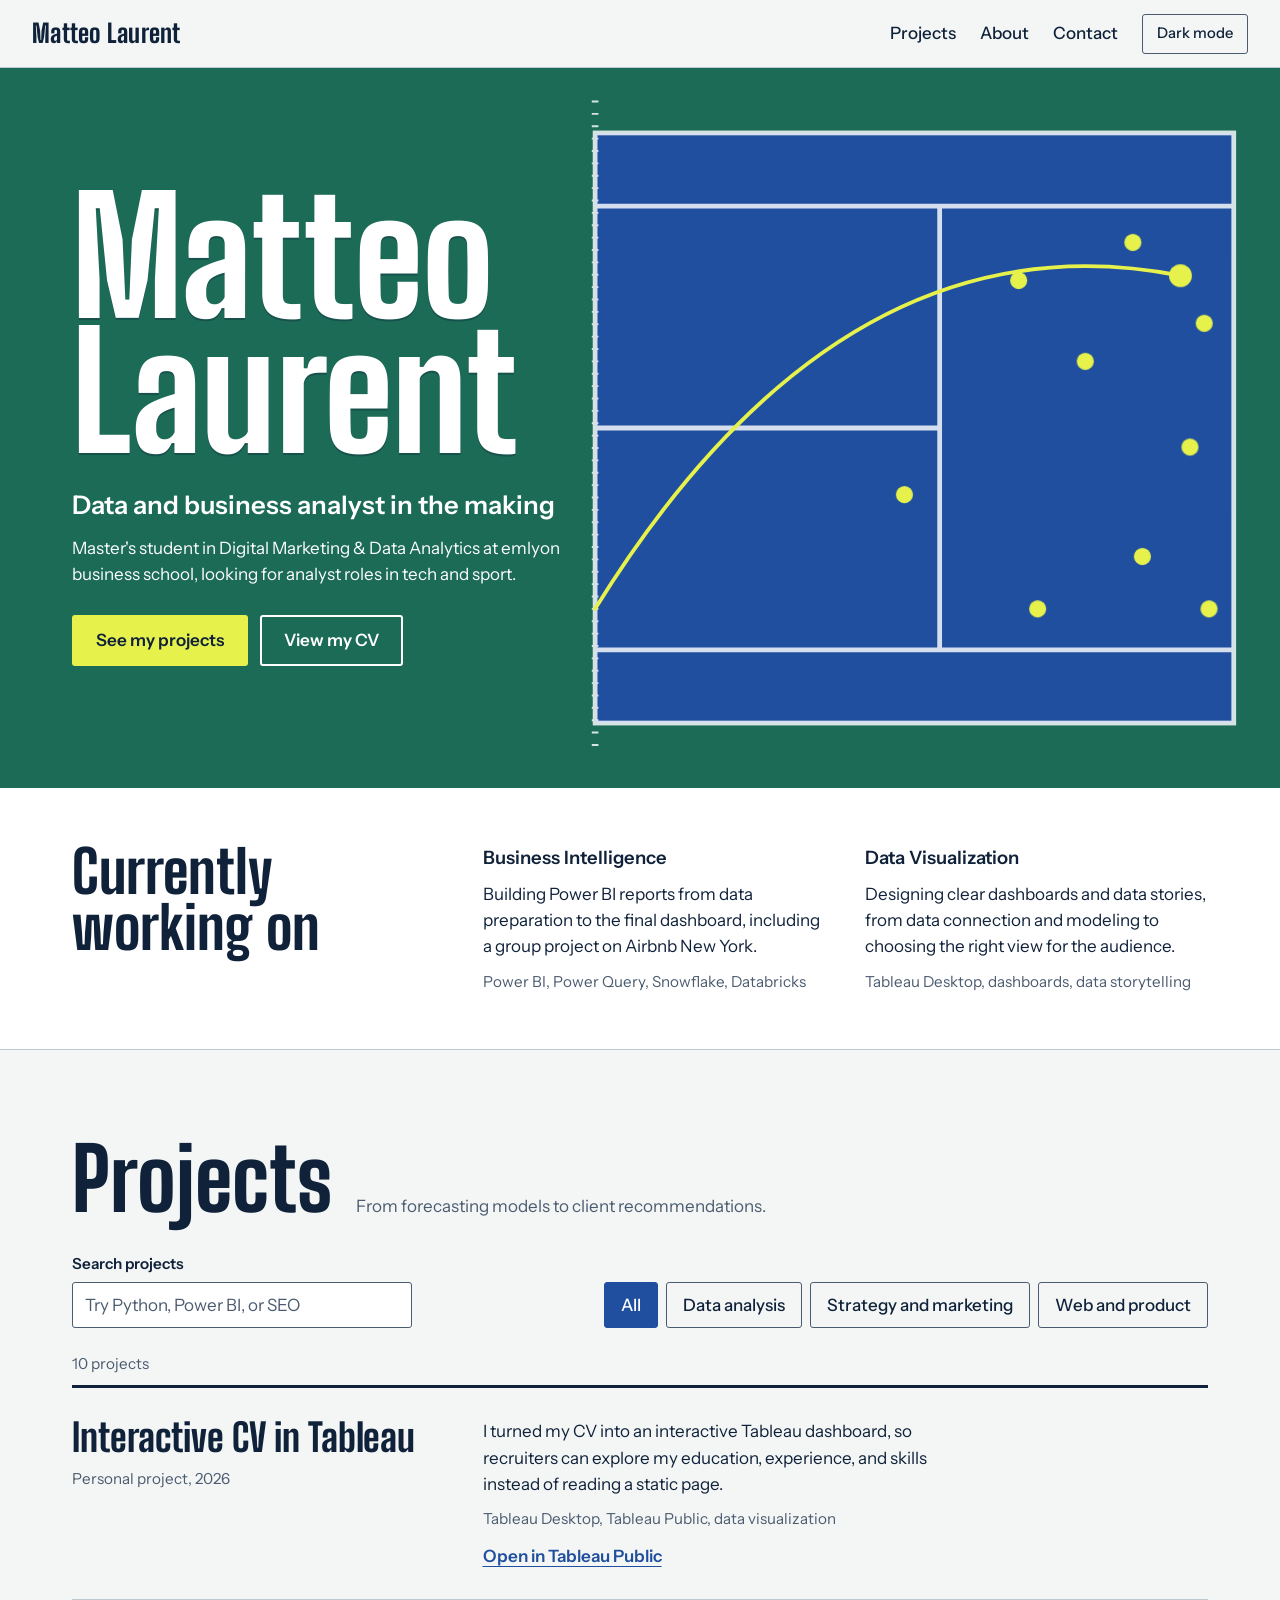
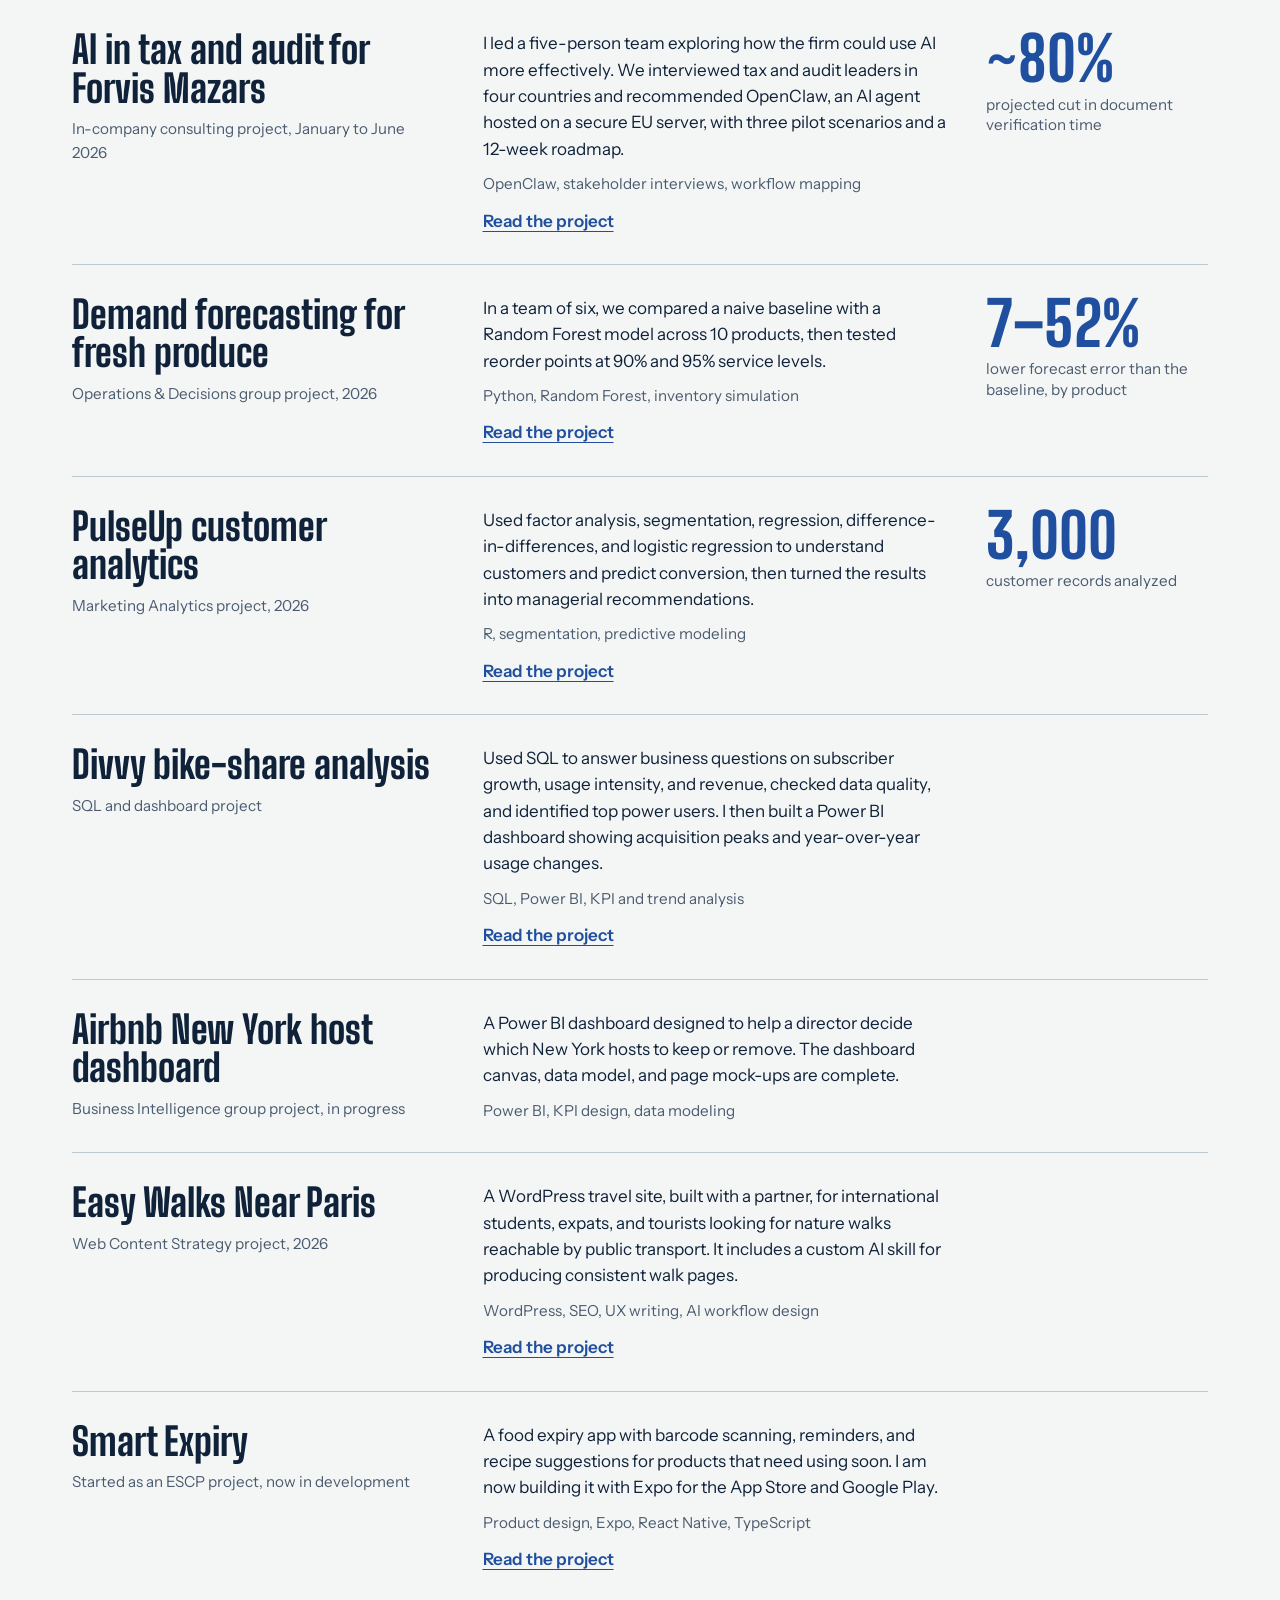
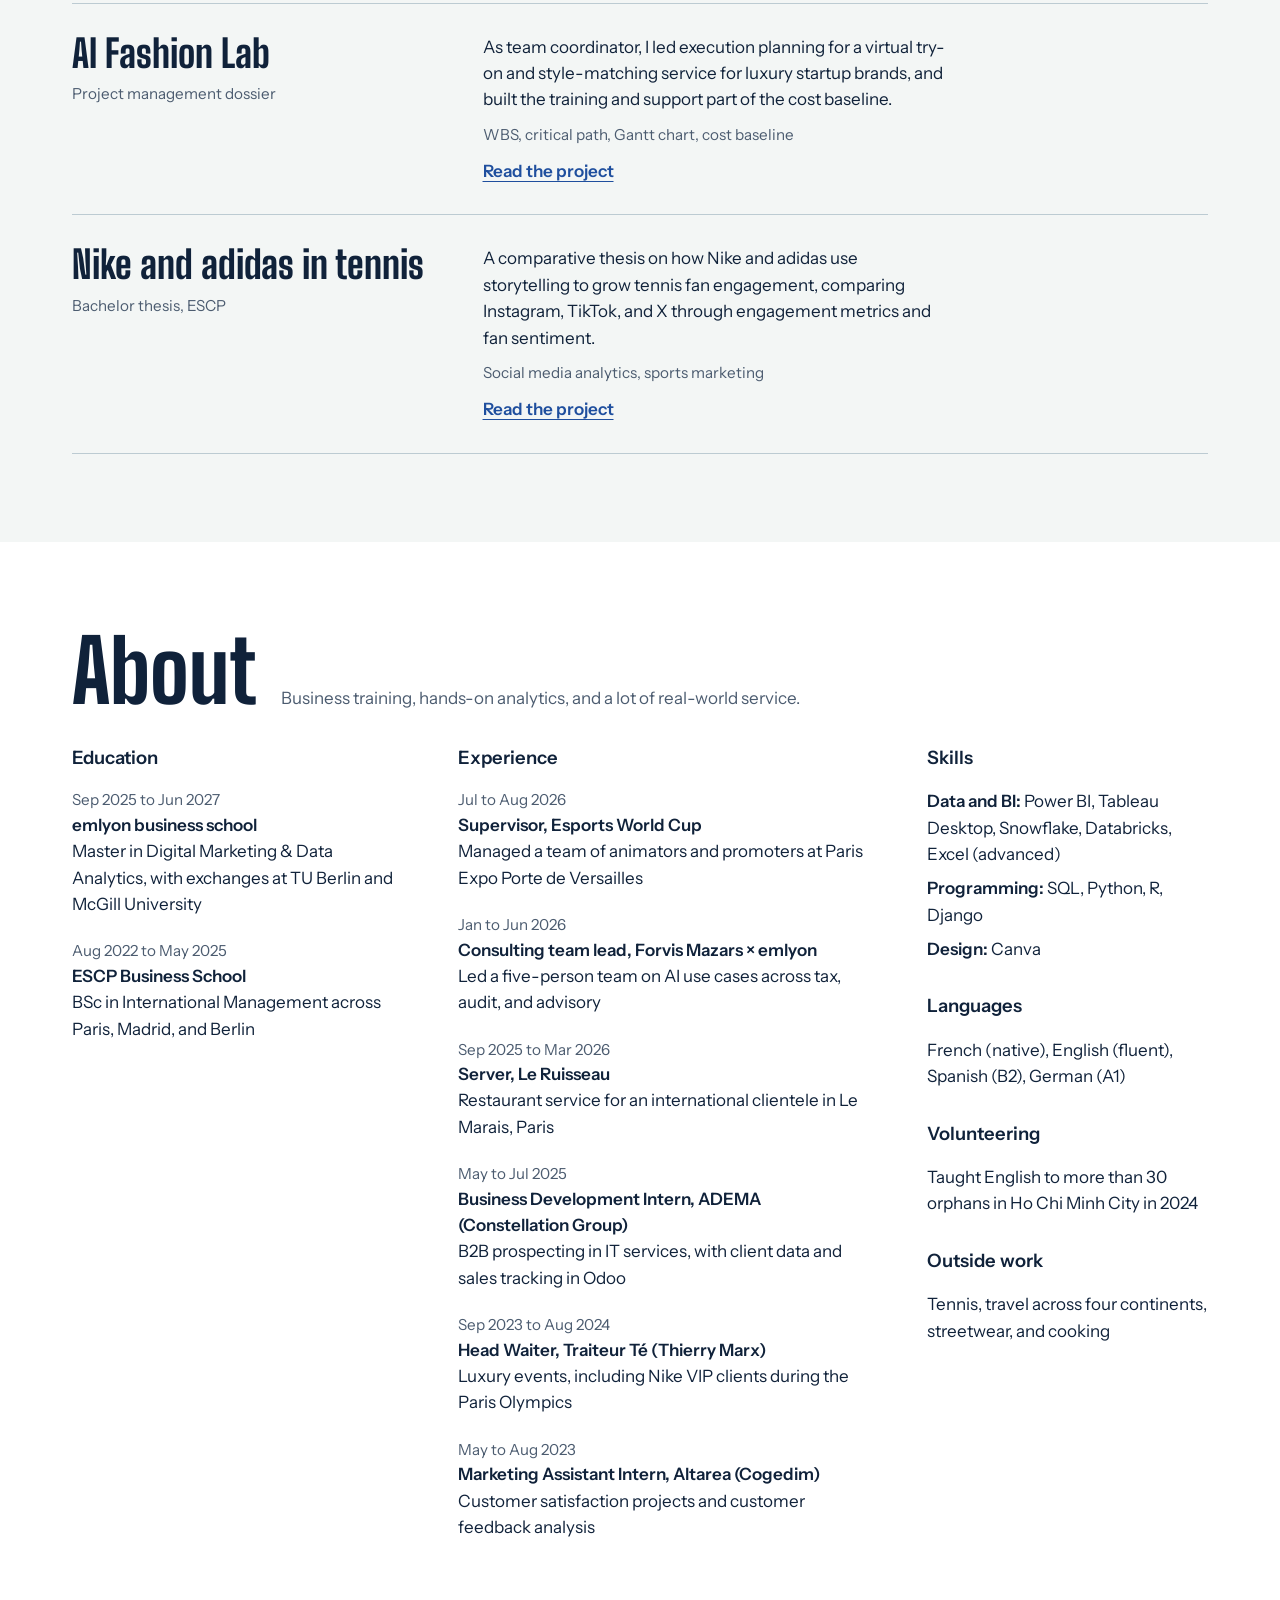
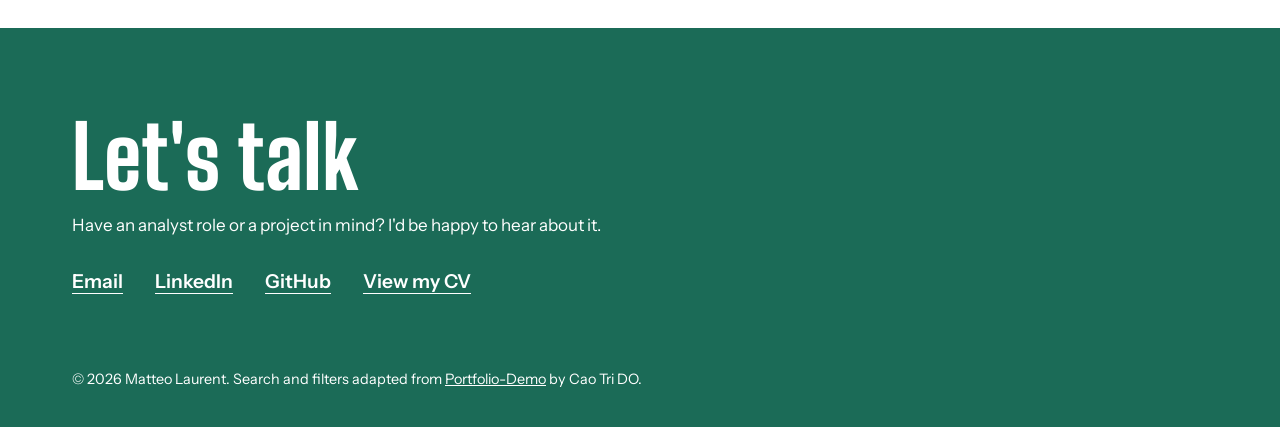
<file: index.html>
<!doctype html>
<html lang="en">
    <head>
        <meta charset="UTF-8" />
        <meta name="viewport" content="width=device-width, initial-scale=1" />
        <title>Matteo Laurent | Data and Business Analyst Portfolio</title>
        <meta
            name="description"
            content="Portfolio of Matteo Laurent, Master's student in Digital Marketing and Data Analytics at emlyon business school."
        />
        <link rel="icon" href="assets/favicon.svg" type="image/svg+xml" />
        <link rel="stylesheet" href="css/styles.css" />
    </head>

    <body>
        <a class="skip-link" href="#projects">Skip to projects</a>

        <header class="site-header">
            <a class="wordmark" href="#top">Matteo Laurent</a>
            <nav aria-label="Main">
                <a href="#projects">Projects</a>
                <a href="#about">About</a>
                <a href="#contact">Contact</a>
                <button id="themeButton" class="theme-button" type="button">Dark mode</button>
            </nav>
        </header>

        <main id="top">
            <section class="hero">
                <svg
                    class="court"
                    viewBox="700 30 780 740"
                    preserveAspectRatio="xMaxYMid meet"
                    aria-hidden="true"
                >
                    <rect class="court-surface" x="760" y="90" width="671" height="620" />
                    <g class="court-lines">
                        <rect x="760" y="90" width="671" height="620" />
                        <line x1="760" y1="167" x2="1431" y2="167" />
                        <line x1="760" y1="633" x2="1431" y2="633" />
                        <line x1="1122" y1="167" x2="1122" y2="633" />
                        <line x1="760" y1="400" x2="1122" y2="400" />
                        <line class="net" x1="760" y1="56" x2="760" y2="744" />
                    </g>
                    <path class="rally" pathLength="1" d="M760 590 Q 1020 170 1375 240" />
                    <g class="shots">
                        <circle cx="1375" cy="240" r="12" />
                        <circle cx="1325" cy="205" r="9" />
                        <circle cx="1400" cy="290" r="9" />
                        <circle cx="1275" cy="330" r="9" />
                        <circle cx="1385" cy="420" r="9" />
                        <circle cx="1205" cy="245" r="9" />
                        <circle cx="1335" cy="535" r="9" />
                        <circle cx="1085" cy="470" r="9" />
                        <circle cx="1405" cy="590" r="9" />
                        <circle cx="1225" cy="590" r="9" />
                    </g>
                </svg>

                <div class="hero-content">
                    <h1>Matteo Laurent</h1>
                    <p class="hero-role">Data and business analyst in the making</p>
                    <p class="hero-intro">
                        Master's student in Digital Marketing &amp; Data Analytics at emlyon
                        business school, looking for analyst roles in tech and sport.
                    </p>
                    <div class="hero-actions">
                        <a class="button button-primary" href="#projects">See my projects</a>
                        <a class="button button-secondary" href="#" data-profile="cv" target="_blank" rel="noopener noreferrer">View my CV</a>
                    </div>
                </div>
            </section>

            <section id="now" class="now">
                <div class="section-inner now-grid">
                    <h2>Currently working on</h2>
                    <div class="now-item">
                        <h3>Business Intelligence</h3>
                        <p>
                            Building Power BI reports from data preparation to the final dashboard,
                            including a group project on Airbnb New York.
                        </p>
                        <p class="tools">Power BI, Power Query, Snowflake, Databricks</p>
                    </div>
                    <div class="now-item">
                        <h3>Data Visualization</h3>
                        <p>
                            Designing clear dashboards and data stories, from data connection and
                            modeling to choosing the right view for the audience.
                        </p>
                        <p class="tools">Tableau Desktop, dashboards, data storytelling</p>
                    </div>
                </div>
            </section>

            <section id="projects" class="projects">
                <div class="section-inner">
                    <div class="section-heading">
                        <h2>Projects</h2>
                        <p>From forecasting models to client recommendations.</p>
                    </div>

                    <div class="controls">
                        <label class="search">
                            <span>Search projects</span>
                            <input
                                id="projectSearch"
                                type="search"
                                placeholder="Try Python, Power BI, or SEO"
                            />
                        </label>
                        <div class="filters" role="group" aria-label="Filter projects by type">
                            <button class="filter" type="button" data-filter="all" aria-pressed="true">
                                All
                            </button>
                            <button class="filter" type="button" data-filter="data" aria-pressed="false">
                                Data analysis
                            </button>
                            <button class="filter" type="button" data-filter="strategy" aria-pressed="false">
                                Strategy and marketing
                            </button>
                            <button class="filter" type="button" data-filter="product" aria-pressed="false">
                                Web and product
                            </button>
                        </div>
                    </div>

                    <p id="resultCount" class="result-count" aria-live="polite"></p>
                    <div id="projectList" class="project-list"></div>
                    <div id="emptyMessage" class="empty-message" hidden>
                        <p>No projects match your search.</p>
                        <button id="clearFilters" class="text-button" type="button">
                            Clear search and filters
                        </button>
                    </div>
                </div>
            </section>

            <section id="about" class="about">
                <div class="section-inner">
                    <div class="section-heading">
                        <h2>About</h2>
                        <p>Business training, hands-on analytics, and a lot of real-world service.</p>
                    </div>

                    <div class="about-grid">
                        <div>
                            <h3>Education</h3>
                            <dl class="timeline">
                                <div>
                                    <dt>Sep 2025 to Jun 2027</dt>
                                    <dd>
                                        <strong>emlyon business school</strong>
                                        Master in Digital Marketing &amp; Data Analytics, with exchanges at
                                        TU Berlin and McGill University
                                    </dd>
                                </div>
                                <div>
                                    <dt>Aug 2022 to May 2025</dt>
                                    <dd>
                                        <strong>ESCP Business School</strong>
                                        BSc in International Management across Paris, Madrid, and Berlin
                                    </dd>
                                </div>
                            </dl>
                        </div>

                        <div>
                            <h3>Experience</h3>
                            <dl class="timeline">
                                <div>
                                    <dt>Jul to Aug 2026</dt>
                                    <dd>
                                        <strong>Supervisor, Esports World Cup</strong>
                                        Managed a team of animators and promoters at Paris Expo Porte de
                                        Versailles
                                    </dd>
                                </div>
                                <div>
                                    <dt>Jan to Jun 2026</dt>
                                    <dd>
                                        <strong>Consulting team lead, Forvis Mazars × emlyon</strong>
                                        Led a five-person team on AI use cases across tax, audit, and advisory
                                    </dd>
                                </div>
                                <div>
                                    <dt>Sep 2025 to Mar 2026</dt>
                                    <dd>
                                        <strong>Server, Le Ruisseau</strong>
                                        Restaurant service for an international clientele in Le Marais, Paris
                                    </dd>
                                </div>
                                <div>
                                    <dt>May to Jul 2025</dt>
                                    <dd>
                                        <strong>Business Development Intern, ADEMA (Constellation Group)</strong>
                                        B2B prospecting in IT services, with client data and sales tracking in Odoo
                                    </dd>
                                </div>
                                <div>
                                    <dt>Sep 2023 to Aug 2024</dt>
                                    <dd>
                                        <strong>Head Waiter, Traiteur Té (Thierry Marx)</strong>
                                        Luxury events, including Nike VIP clients during the Paris Olympics
                                    </dd>
                                </div>
                                <div>
                                    <dt>May to Aug 2023</dt>
                                    <dd>
                                        <strong>Marketing Assistant Intern, Altarea (Cogedim)</strong>
                                        Customer satisfaction projects and customer feedback analysis
                                    </dd>
                                </div>
                            </dl>
                        </div>

                        <div>
                            <h3>Skills</h3>
                            <p class="skills">
                                <strong>Data and BI:</strong> Power BI, Tableau Desktop, Snowflake,
                                Databricks, Excel (advanced)
                            </p>
                            <p class="skills">
                                <strong>Programming:</strong> SQL, Python, R, Django
                            </p>
                            <p class="skills"><strong>Design:</strong> Canva</p>
                            <h3>Languages</h3>
                            <p class="skills">
                                French (native), English (fluent), Spanish (B2), German (A1)
                            </p>
                            <h3>Volunteering</h3>
                            <p class="skills">
                                Taught English to more than 30 orphans in Ho Chi Minh City in 2024
                            </p>
                            <h3>Outside work</h3>
                            <p class="skills">Tennis, travel across four continents, streetwear, and cooking</p>
                        </div>
                    </div>
                </div>
            </section>
        </main>

        <footer id="contact" class="contact">
            <div class="section-inner">
                <h2>Let's talk</h2>
                <p>Have an analyst role or a project in mind? I'd be happy to hear about it.</p>
                <div class="contact-links">
                    <a href="#" data-email>Email</a>
                    <a href="#" data-profile="linkedin" target="_blank" rel="noopener noreferrer">LinkedIn</a>
                    <a href="#" data-profile="github" target="_blank" rel="noopener noreferrer">GitHub</a>
                    <a href="#" data-profile="cv" target="_blank" rel="noopener noreferrer">View my CV</a>
                </div>
                <p class="credit">
                    © <span id="year"></span> Matteo Laurent. Search and filters adapted from
                    <a href="https://github.com/malganis35/Portfolio-Demo" target="_blank" rel="noopener noreferrer">Portfolio-Demo</a>
                    by Cao Tri DO.
                </p>
            </div>
        </footer>

        <script src="js/projects.js"></script>
        <script src="js/site.js"></script>
    </body>
</html>
</file>
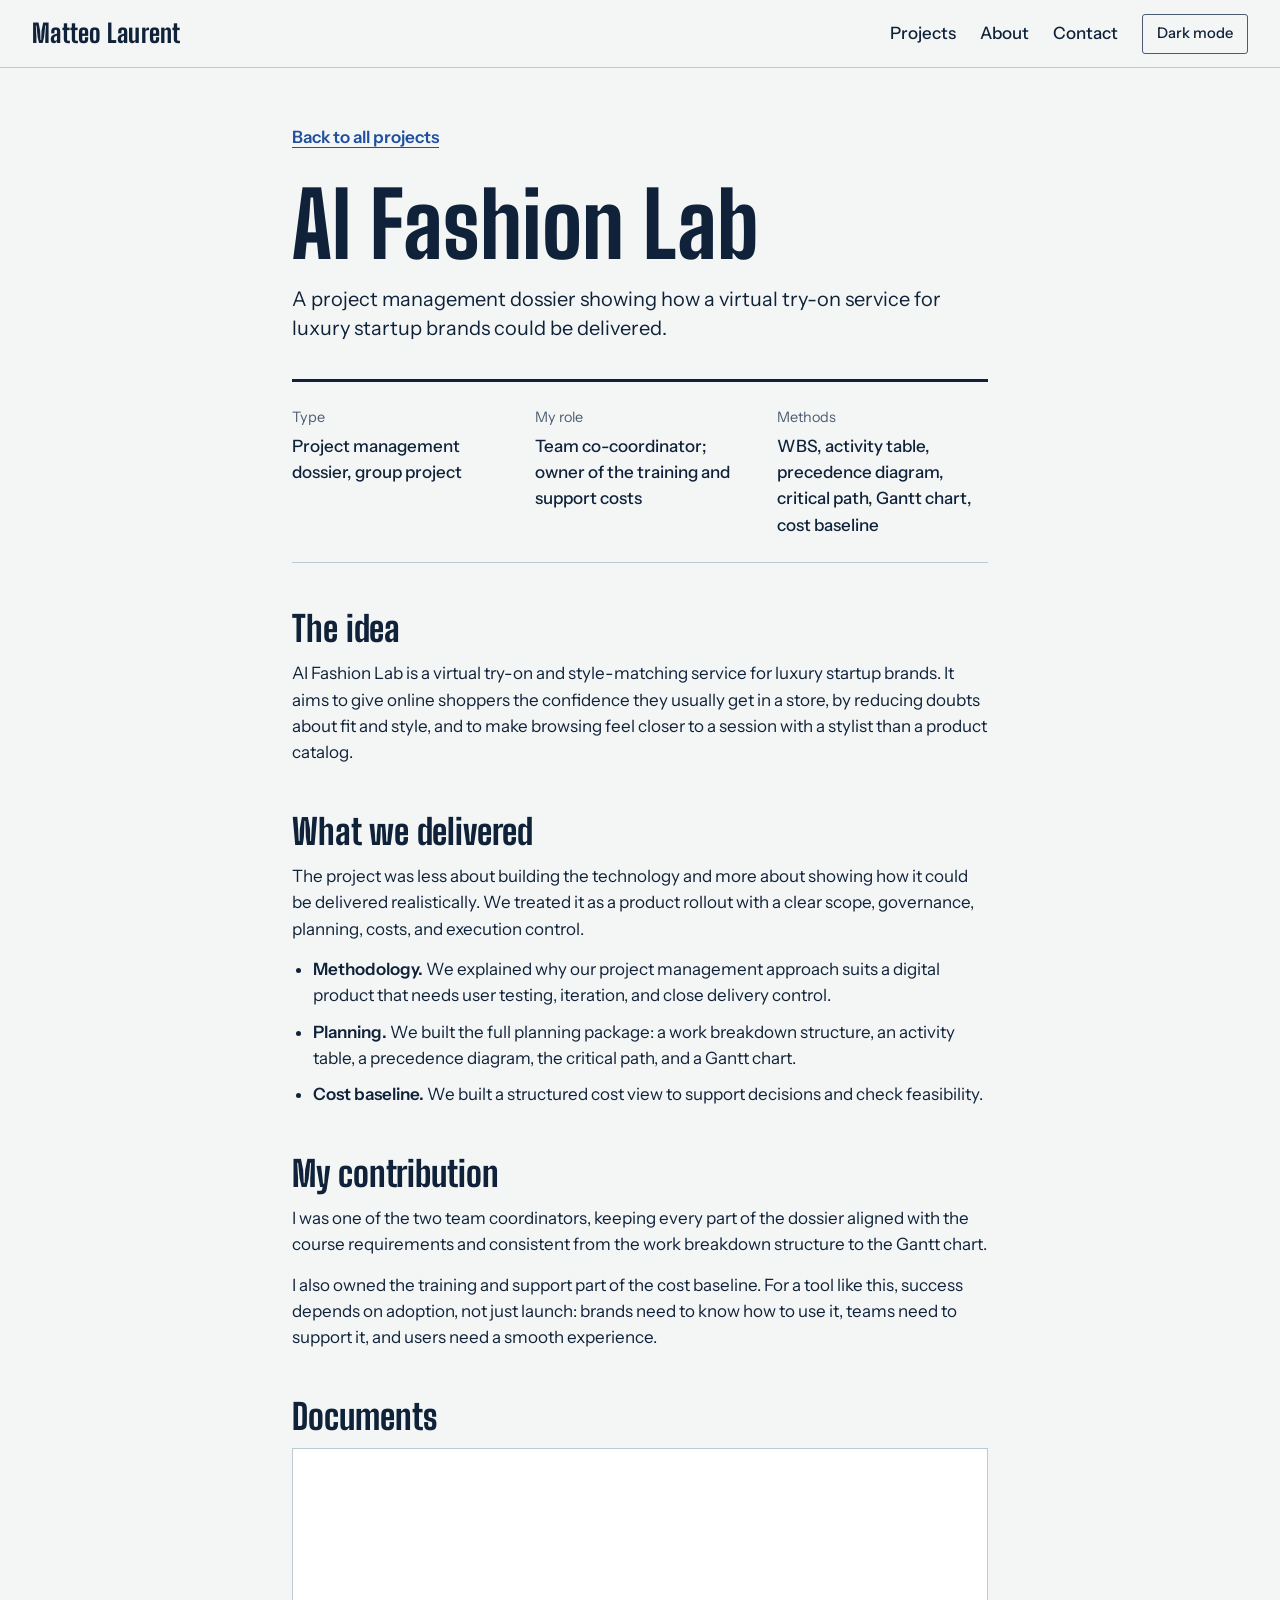
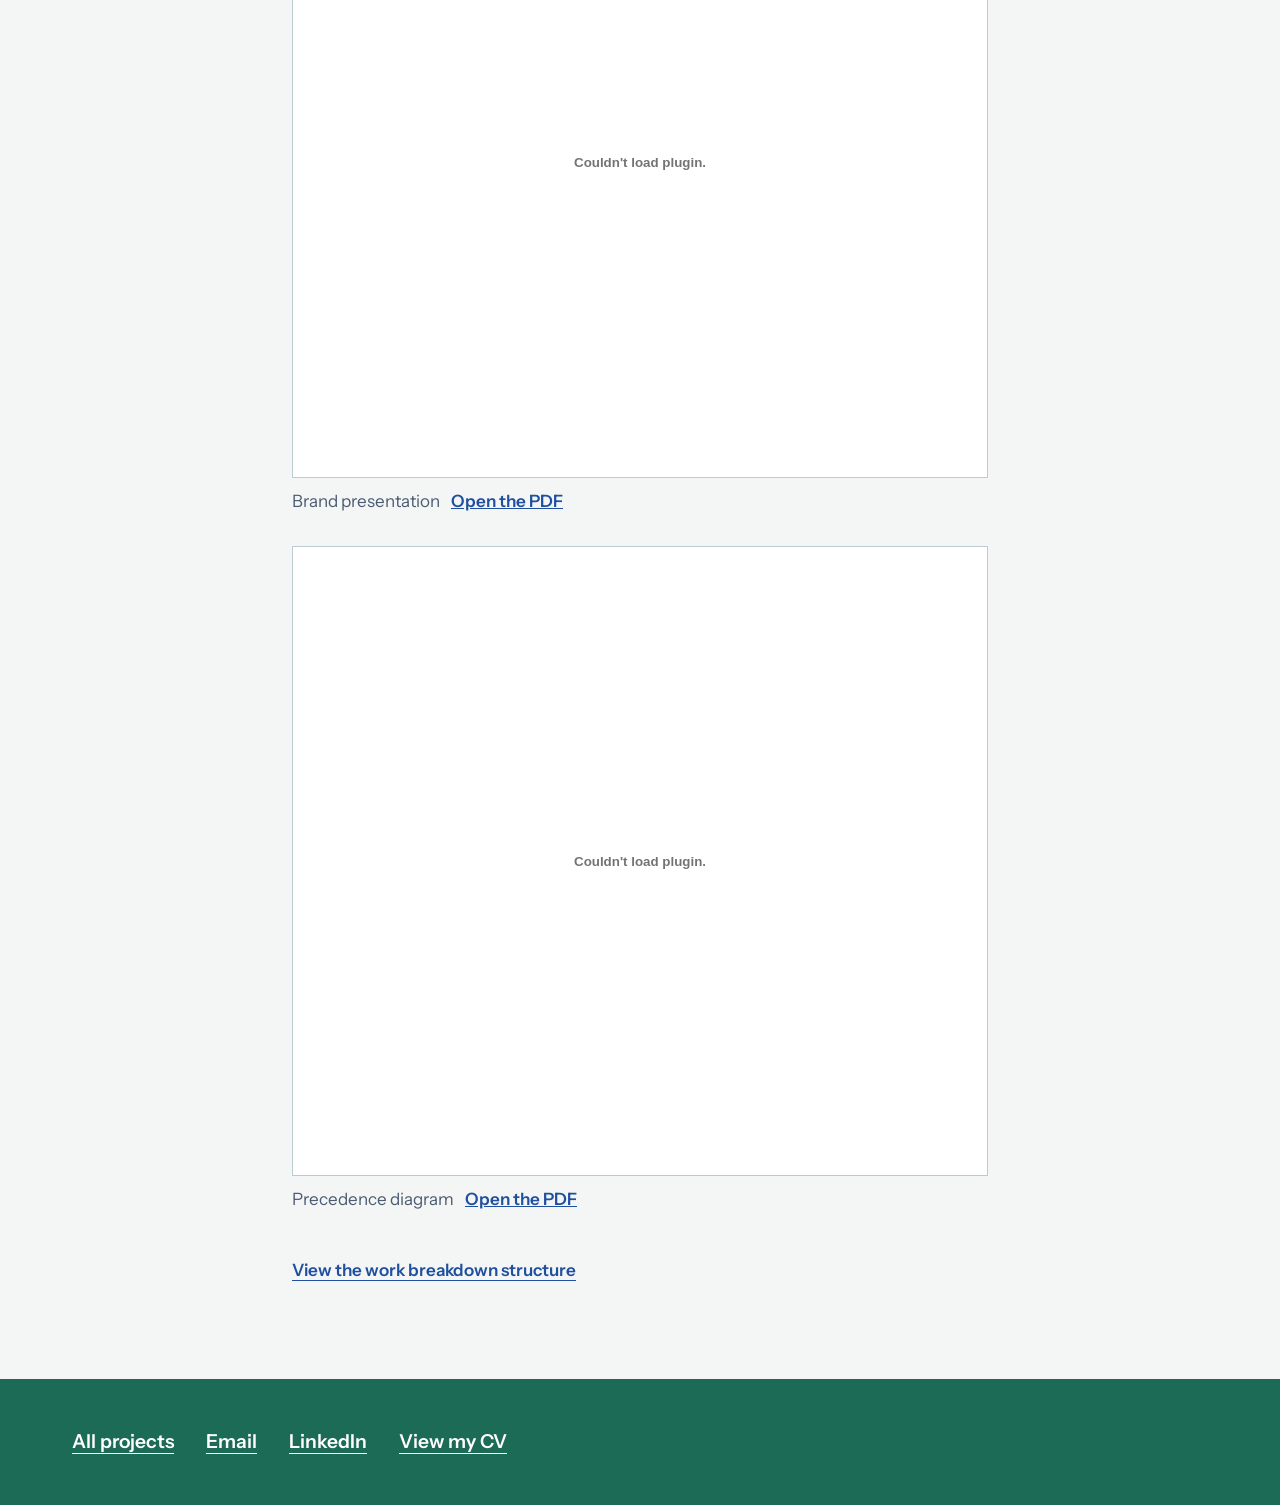
<file: projects/ai-fashion-lab.html>
<!doctype html>
<html lang="en">
    <head>
        <meta charset="UTF-8" />
        <meta name="viewport" content="width=device-width, initial-scale=1" />
        <title>AI Fashion Lab | Matteo Laurent</title>
        <meta name="description" content="A project management dossier showing how a virtual try-on service for luxury startup brands could be delivered." />
        <link rel="icon" href="../assets/favicon.svg" type="image/svg+xml" />
        <link rel="stylesheet" href="../css/styles.css" />
    </head>

    <body data-root="../">
        <a class="skip-link" href="#content">Skip to content</a>

        <header class="site-header">
            <a class="wordmark" href="../index.html">Matteo Laurent</a>
            <nav aria-label="Main">
                <a href="../index.html#projects">Projects</a>
                <a href="../index.html#about">About</a>
                <a href="../index.html#contact">Contact</a>
                <button id="themeButton" class="theme-button" type="button">Dark mode</button>
            </nav>
        </header>

        <main id="content" class="case">
            <div class="case-inner">
                <a class="back-link" href="../index.html#projects">Back to all projects</a>
                <h1>AI Fashion Lab</h1>
                <p class="case-lead">A project management dossier showing how a virtual try-on service for luxury startup brands could be delivered.</p>
                <dl class="case-facts">
<div><dt>Type</dt><dd>Project management dossier, group project</dd></div>
<div><dt>My role</dt><dd>Team co-coordinator; owner of the training and support costs</dd></div>
<div><dt>Methods</dt><dd>WBS, activity table, precedence diagram, critical path, Gantt chart, cost baseline</dd></div>
                </dl>
                <article class="case-body">
<h2>The idea</h2>
<p>AI Fashion Lab is a virtual try-on and style-matching service for luxury startup brands. It aims to give online shoppers the confidence they usually get in a store, by reducing doubts about fit and style, and to make browsing feel closer to a session with a stylist than a product catalog.</p>

<h2>What we delivered</h2>
<p>The project was less about building the technology and more about showing how it could be delivered realistically. We treated it as a product rollout with a clear scope, governance, planning, costs, and execution control.</p>
<ul>
<li><strong>Methodology.</strong> We explained why our project management approach suits a digital product that needs user testing, iteration, and close delivery control.</li>
<li><strong>Planning.</strong> We built the full planning package: a work breakdown structure, an activity table, a precedence diagram, the critical path, and a Gantt chart.</li>
<li><strong>Cost baseline.</strong> We built a structured cost view to support decisions and check feasibility.</li>
</ul>

<h2>My contribution</h2>
<p>I was one of the two team coordinators, keeping every part of the dossier aligned with the course requirements and consistent from the work breakdown structure to the Gantt chart.</p>
<p>I also owned the training and support part of the cost baseline. For a tool like this, success depends on adoption, not just launch: brands need to know how to use it, teams need to support it, and users need a smooth experience.</p>
                </article>
<section class="case-extras">
<h2>Documents</h2>
<figure class="document">
<object data="../assets/projects/ai-fashion-lab-presentation.pdf" type="application/pdf" aria-label="Brand presentation"></object>
<figcaption>Brand presentation <a href="../assets/projects/ai-fashion-lab-presentation.pdf" target="_blank" rel="noopener noreferrer">Open the PDF</a></figcaption>
</figure>
<figure class="document">
<object data="../assets/projects/ai-fashion-lab-precedence-diagram.pdf" type="application/pdf" aria-label="Precedence diagram"></object>
<figcaption>Precedence diagram <a href="../assets/projects/ai-fashion-lab-precedence-diagram.pdf" target="_blank" rel="noopener noreferrer">Open the PDF</a></figcaption>
</figure>
<p><a class="project-link" href="https://colab.research.google.com/drive/1AkQpcvh2cnu18Rq1QI0HBkXh3hx-KSQl?usp=sharing" target="_blank" rel="noopener noreferrer">View the work breakdown structure</a></p>
</section>
            </div>
        </main>

        <footer class="contact case-footer">
            <div class="section-inner">
                <div class="contact-links">
                    <a href="../index.html#projects">All projects</a>
                    <a href="#" data-email>Email</a>
                    <a href="#" data-profile="linkedin" target="_blank" rel="noopener noreferrer">LinkedIn</a>
                    <a href="#" data-profile="cv" target="_blank" rel="noopener noreferrer">View my CV</a>
                </div>
            </div>
        </footer>

        <script src="../js/projects.js"></script>
        <script src="../js/site.js"></script>
    </body>
</html>
</file>
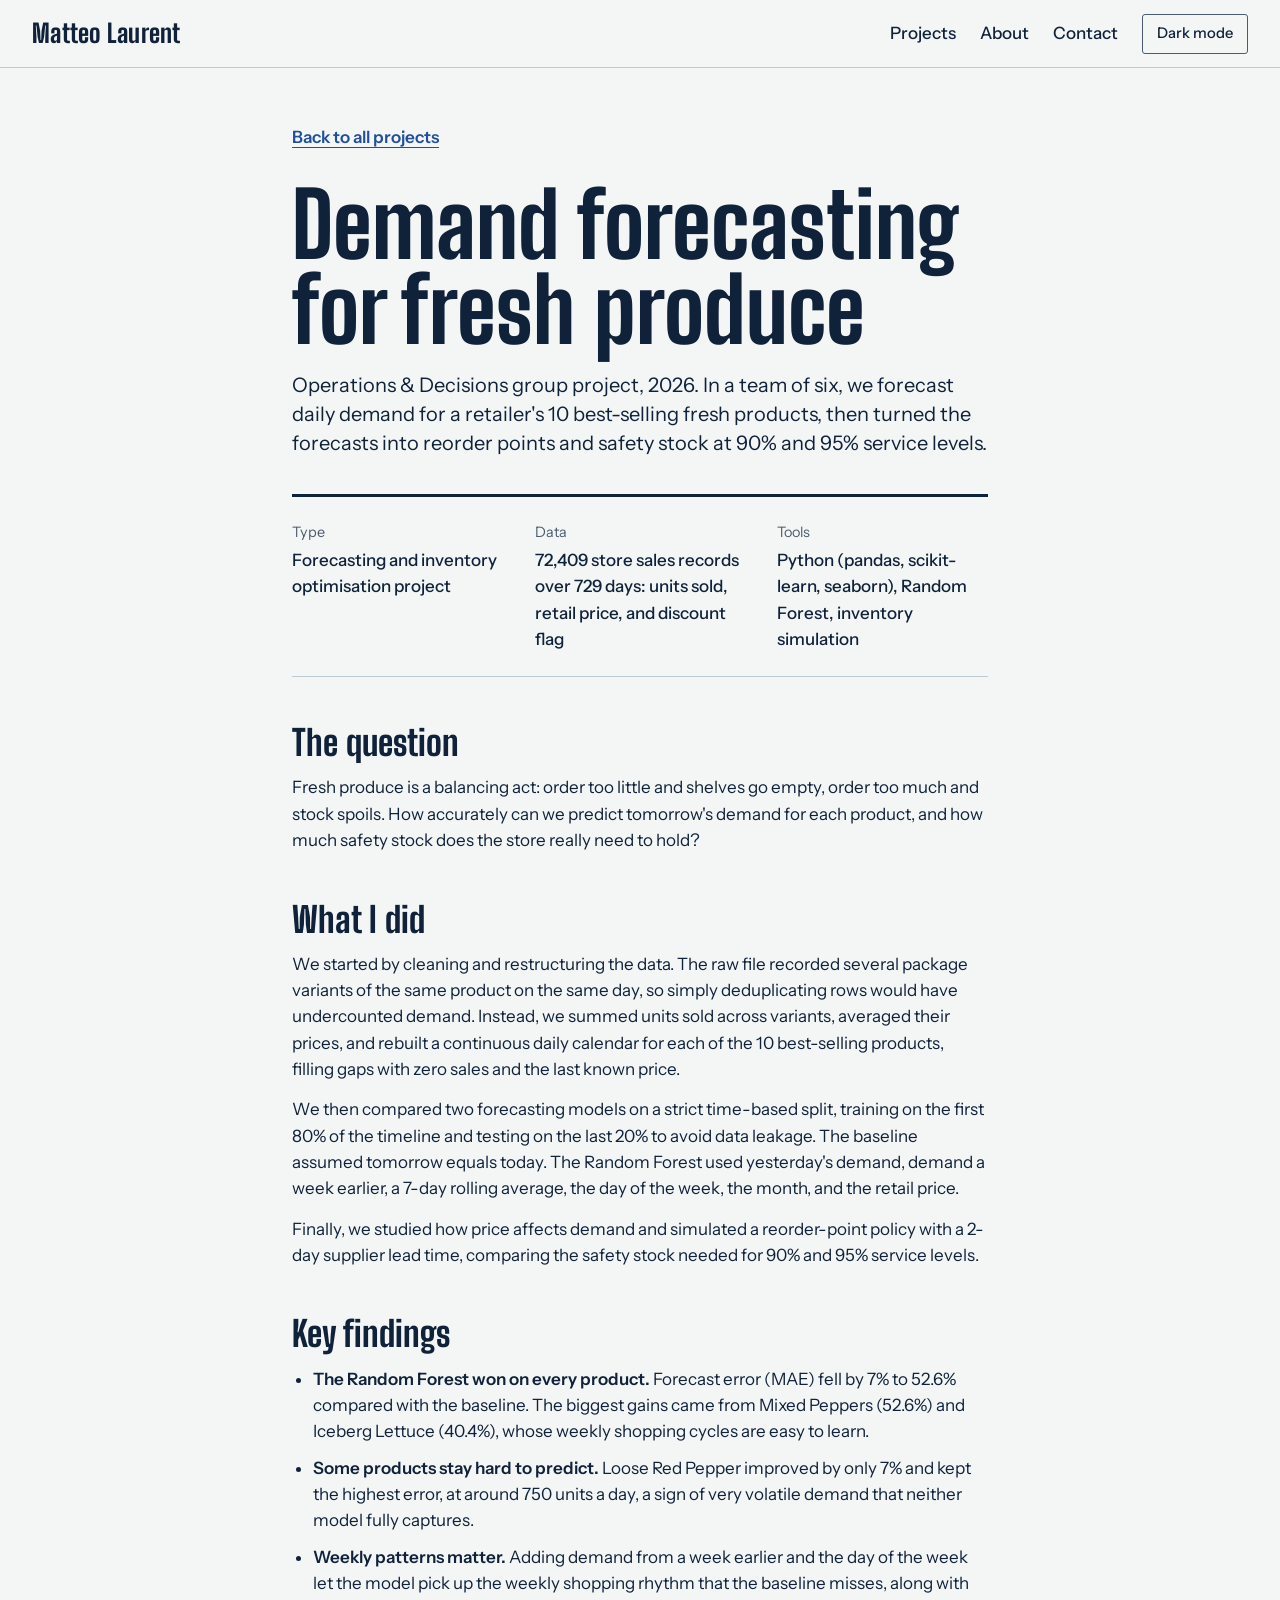
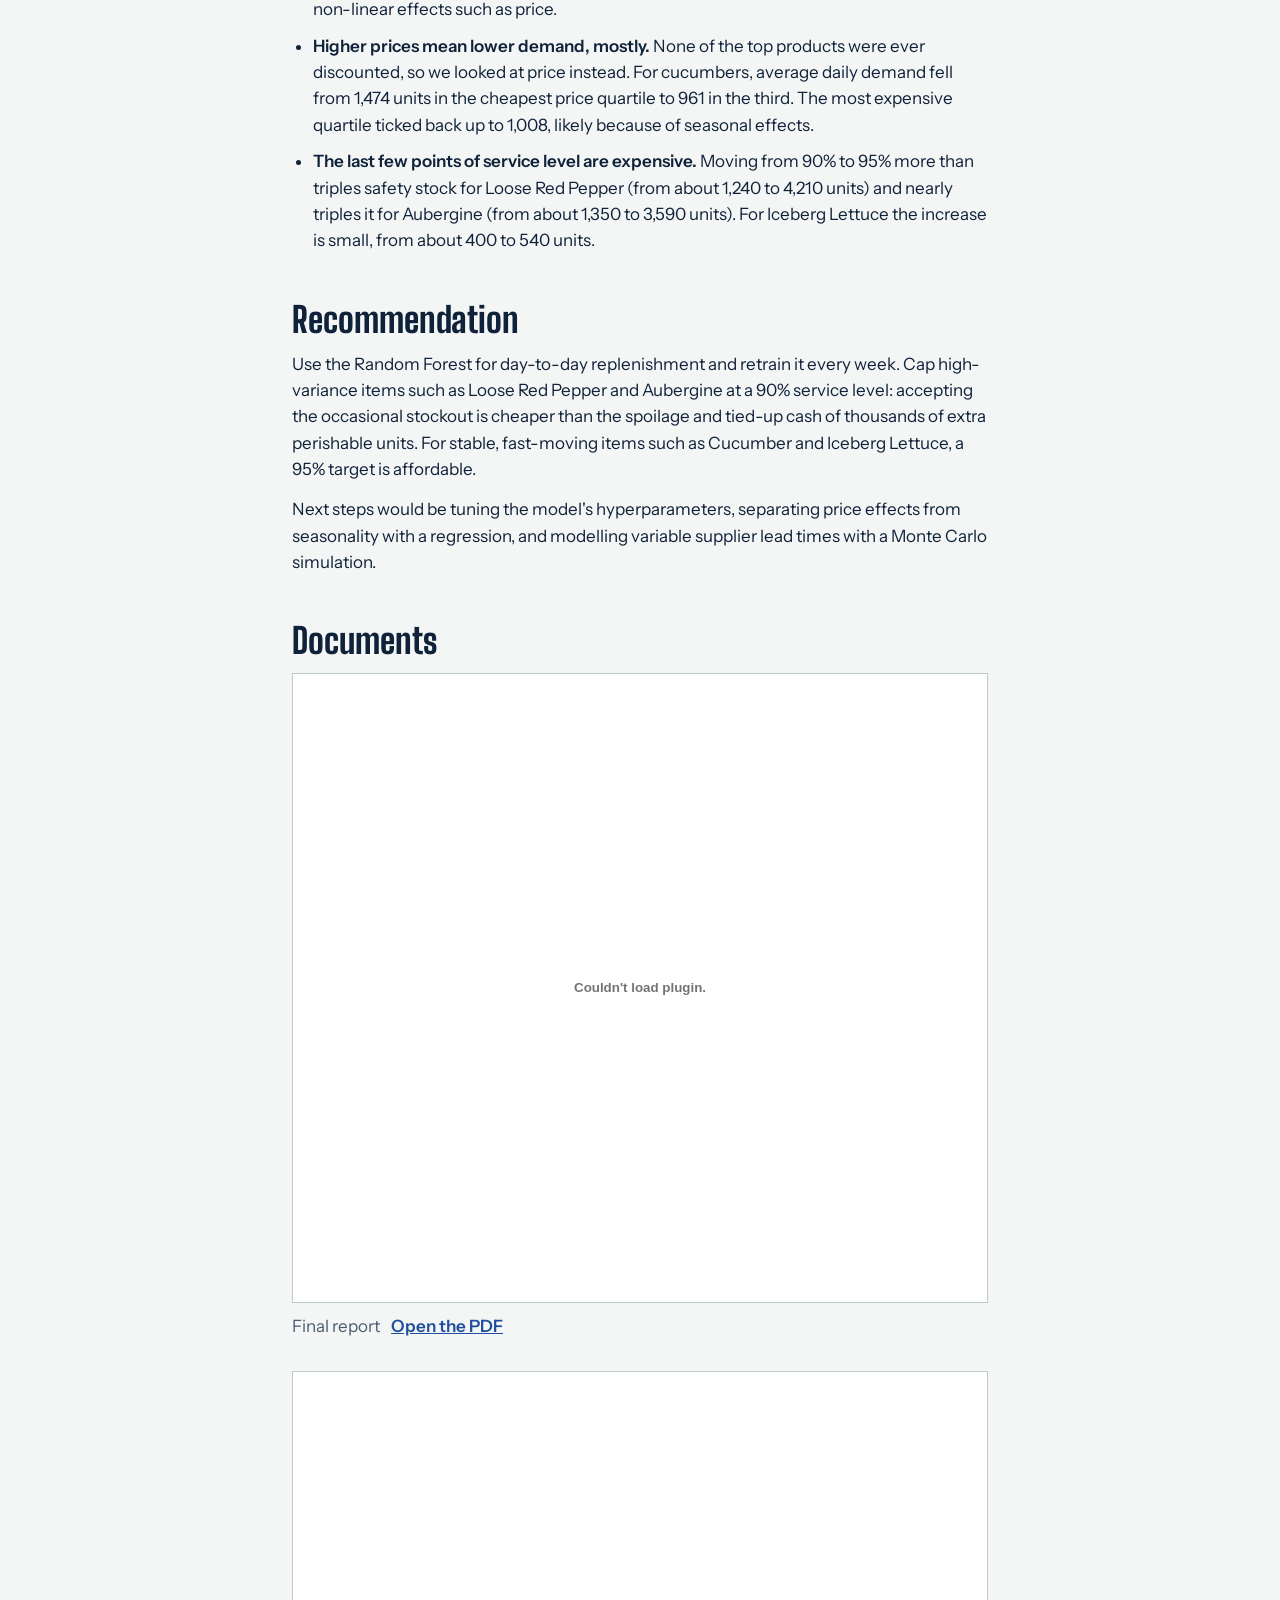
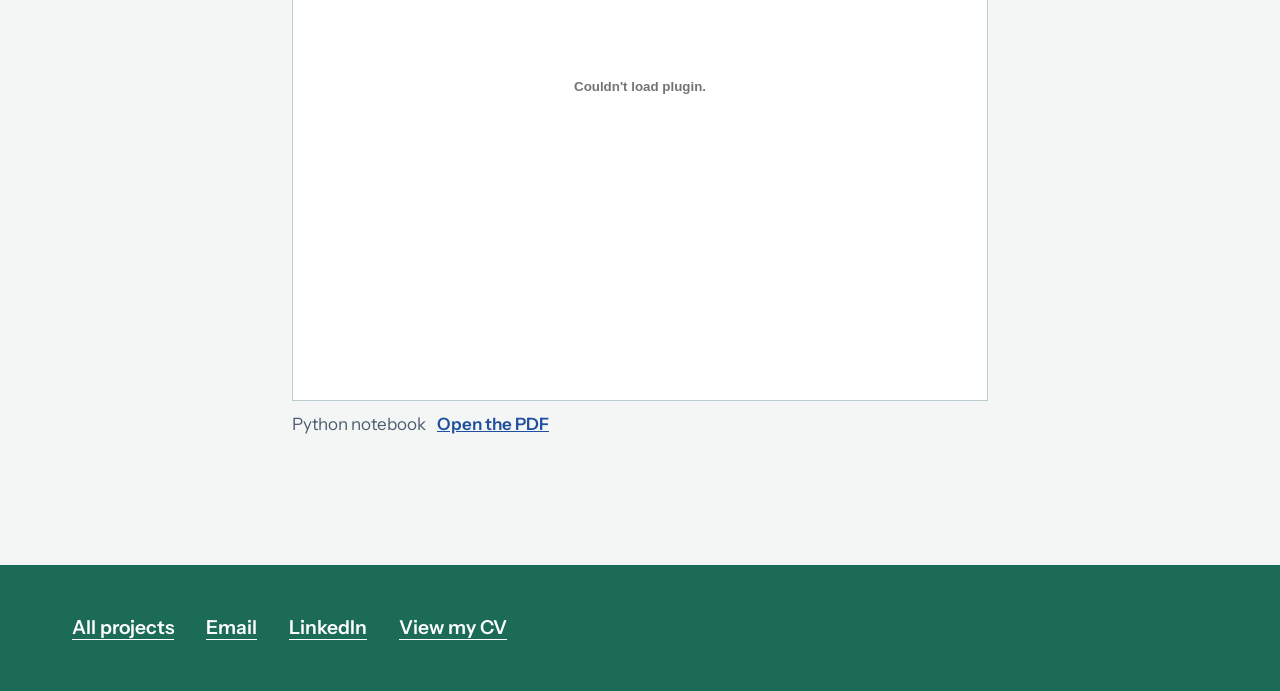
<file: projects/demand-forecasting.html>
<!doctype html>
<html lang="en">
    <head>
        <meta charset="UTF-8" />
        <meta name="viewport" content="width=device-width, initial-scale=1" />
        <title>Demand forecasting for fresh produce | Matteo Laurent</title>
        <meta name="description" content="Python project forecasting daily demand for 10 fresh produce items with a Random Forest, then setting reorder points and safety stock at 90% and 95% service levels." />
        <link rel="icon" href="../assets/favicon.svg" type="image/svg+xml" />
        <link rel="stylesheet" href="../css/styles.css" />
    </head>

    <body data-root="../">
        <a class="skip-link" href="#content">Skip to content</a>

        <header class="site-header">
            <a class="wordmark" href="../index.html">Matteo Laurent</a>
            <nav aria-label="Main">
                <a href="../index.html#projects">Projects</a>
                <a href="../index.html#about">About</a>
                <a href="../index.html#contact">Contact</a>
                <button id="themeButton" class="theme-button" type="button">Dark mode</button>
            </nav>
        </header>

        <main id="content" class="case">
            <div class="case-inner">
                <a class="back-link" href="../index.html#projects">Back to all projects</a>
                <h1>Demand forecasting for fresh produce</h1>
                <p class="case-lead">Operations &amp; Decisions group project, 2026. In a team of six, we forecast daily demand for a retailer's 10 best-selling fresh products, then turned the forecasts into reorder points and safety stock at 90% and 95% service levels.</p>
                <dl class="case-facts">
<div><dt>Type</dt><dd>Forecasting and inventory optimisation project</dd></div>
<div><dt>Data</dt><dd>72,409 store sales records over 729 days: units sold, retail price, and discount flag</dd></div>
<div><dt>Tools</dt><dd>Python (pandas, scikit-learn, seaborn), Random Forest, inventory simulation</dd></div>
                </dl>
                <article class="case-body">
<h2>The question</h2>
<p>Fresh produce is a balancing act: order too little and shelves go empty, order too much and stock spoils. How accurately can we predict tomorrow's demand for each product, and how much safety stock does the store really need to hold?</p>

<h2>What I did</h2>
<p>We started by cleaning and restructuring the data. The raw file recorded several package variants of the same product on the same day, so simply deduplicating rows would have undercounted demand. Instead, we summed units sold across variants, averaged their prices, and rebuilt a continuous daily calendar for each of the 10 best-selling products, filling gaps with zero sales and the last known price.</p>
<p>We then compared two forecasting models on a strict time-based split, training on the first 80% of the timeline and testing on the last 20% to avoid data leakage. The baseline assumed tomorrow equals today. The Random Forest used yesterday's demand, demand a week earlier, a 7-day rolling average, the day of the week, the month, and the retail price.</p>
<p>Finally, we studied how price affects demand and simulated a reorder-point policy with a 2-day supplier lead time, comparing the safety stock needed for 90% and 95% service levels.</p>

<h2>Key findings</h2>
<ul>
<li><strong>The Random Forest won on every product.</strong> Forecast error (MAE) fell by 7% to 52.6% compared with the baseline. The biggest gains came from Mixed Peppers (52.6%) and Iceberg Lettuce (40.4%), whose weekly shopping cycles are easy to learn.</li>
<li><strong>Some products stay hard to predict.</strong> Loose Red Pepper improved by only 7% and kept the highest error, at around 750 units a day, a sign of very volatile demand that neither model fully captures.</li>
<li><strong>Weekly patterns matter.</strong> Adding demand from a week earlier and the day of the week let the model pick up the weekly shopping rhythm that the baseline misses, along with non-linear effects such as price.</li>
<li><strong>Higher prices mean lower demand, mostly.</strong> None of the top products were ever discounted, so we looked at price instead. For cucumbers, average daily demand fell from 1,474 units in the cheapest price quartile to 961 in the third. The most expensive quartile ticked back up to 1,008, likely because of seasonal effects.</li>
<li><strong>The last few points of service level are expensive.</strong> Moving from 90% to 95% more than triples safety stock for Loose Red Pepper (from about 1,240 to 4,210 units) and nearly triples it for Aubergine (from about 1,350 to 3,590 units). For Iceberg Lettuce the increase is small, from about 400 to 540 units.</li>
</ul>

<h2>Recommendation</h2>
<p>Use the Random Forest for day-to-day replenishment and retrain it every week. Cap high-variance items such as Loose Red Pepper and Aubergine at a 90% service level: accepting the occasional stockout is cheaper than the spoilage and tied-up cash of thousands of extra perishable units. For stable, fast-moving items such as Cucumber and Iceberg Lettuce, a 95% target is affordable.</p>
<p>Next steps would be tuning the model's hyperparameters, separating price effects from seasonality with a regression, and modelling variable supplier lead times with a Monte Carlo simulation.</p>
                </article>
<section class="case-extras">
<h2>Documents</h2>
<figure class="document">
<object data="../assets/projects/demand-forecasting-report.pdf" type="application/pdf" aria-label="Final report"></object>
<figcaption>Final report <a href="../assets/projects/demand-forecasting-report.pdf" target="_blank" rel="noopener noreferrer">Open the PDF</a></figcaption>
</figure>
<figure class="document">
<object data="../assets/projects/demand-forecasting-notebook.pdf" type="application/pdf" aria-label="Python notebook"></object>
<figcaption>Python notebook <a href="../assets/projects/demand-forecasting-notebook.pdf" target="_blank" rel="noopener noreferrer">Open the PDF</a></figcaption>
</figure>
</section>
            </div>
        </main>

        <footer class="contact case-footer">
            <div class="section-inner">
                <div class="contact-links">
                    <a href="../index.html#projects">All projects</a>
                    <a href="#" data-email>Email</a>
                    <a href="#" data-profile="linkedin" target="_blank" rel="noopener noreferrer">LinkedIn</a>
                    <a href="#" data-profile="cv" target="_blank" rel="noopener noreferrer">View my CV</a>
                </div>
            </div>
        </footer>

        <script src="../js/projects.js"></script>
        <script src="../js/site.js"></script>
    </body>
</html>
</file>
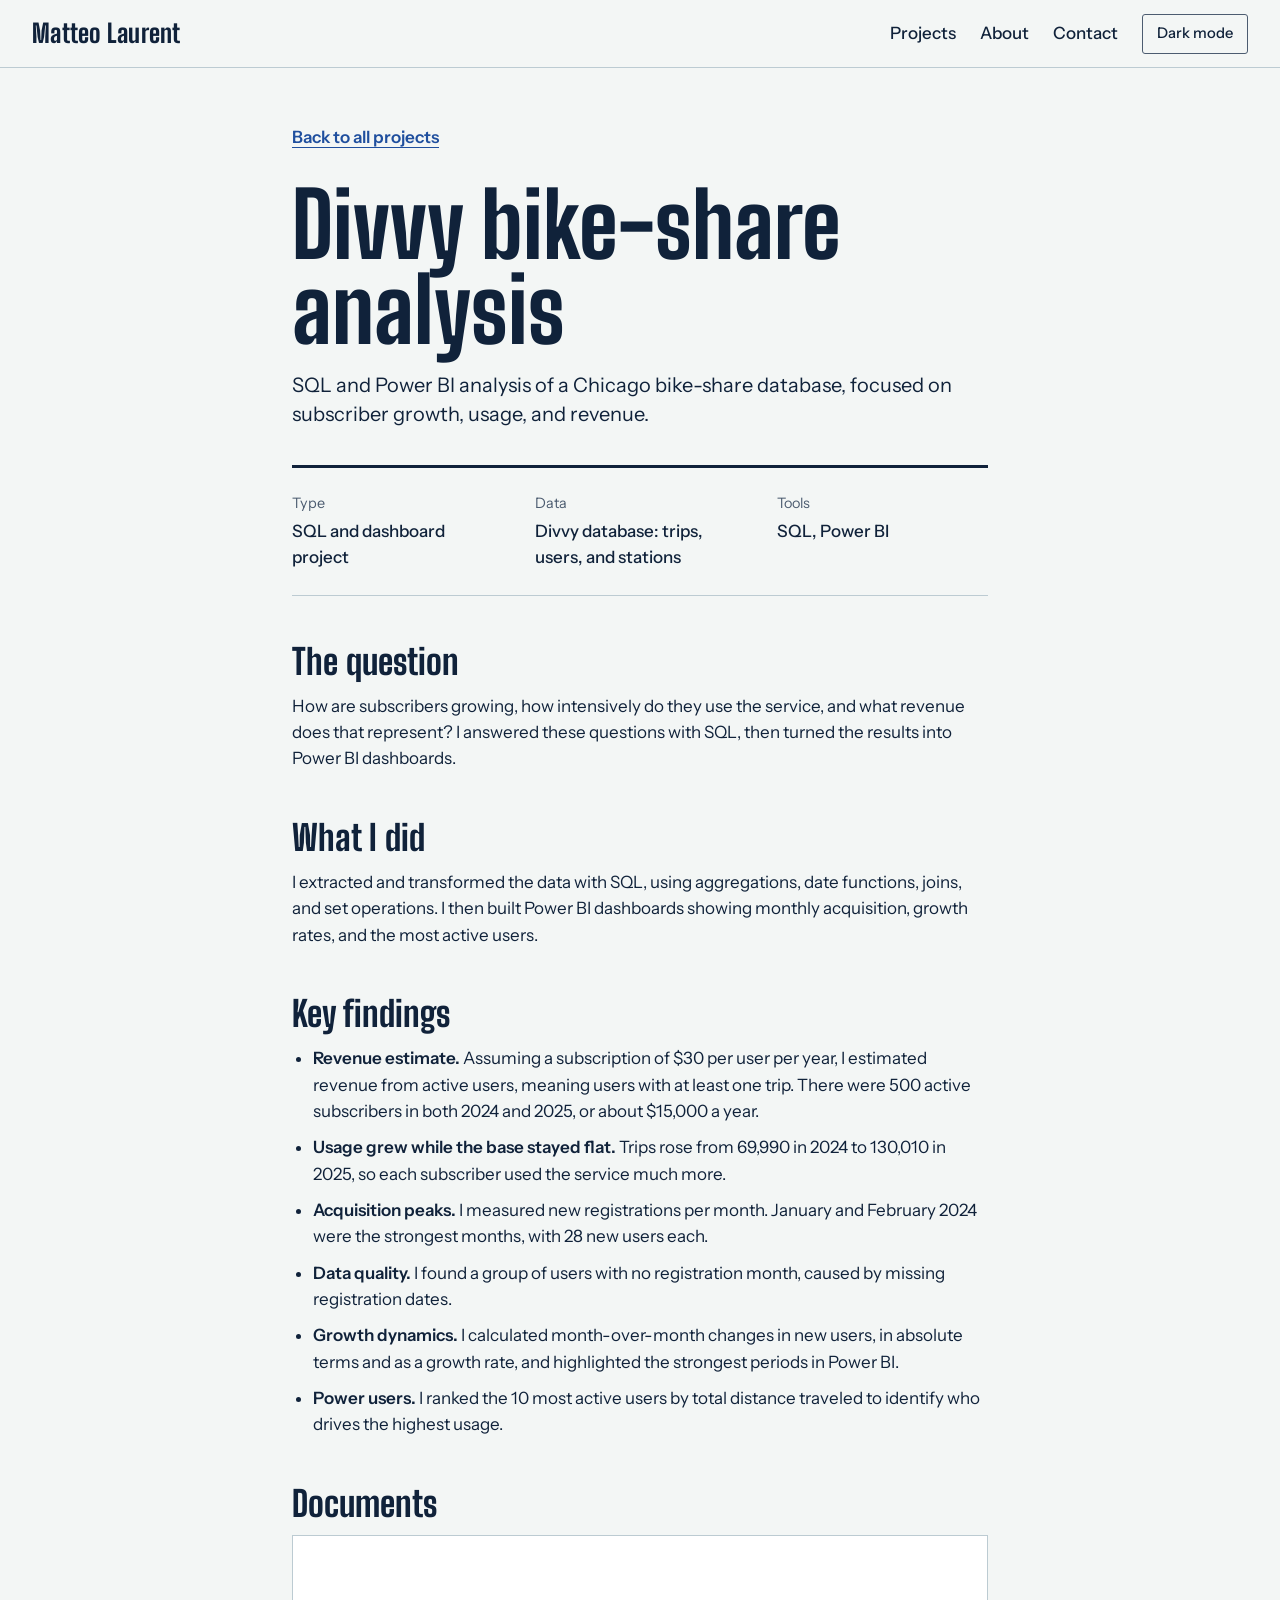
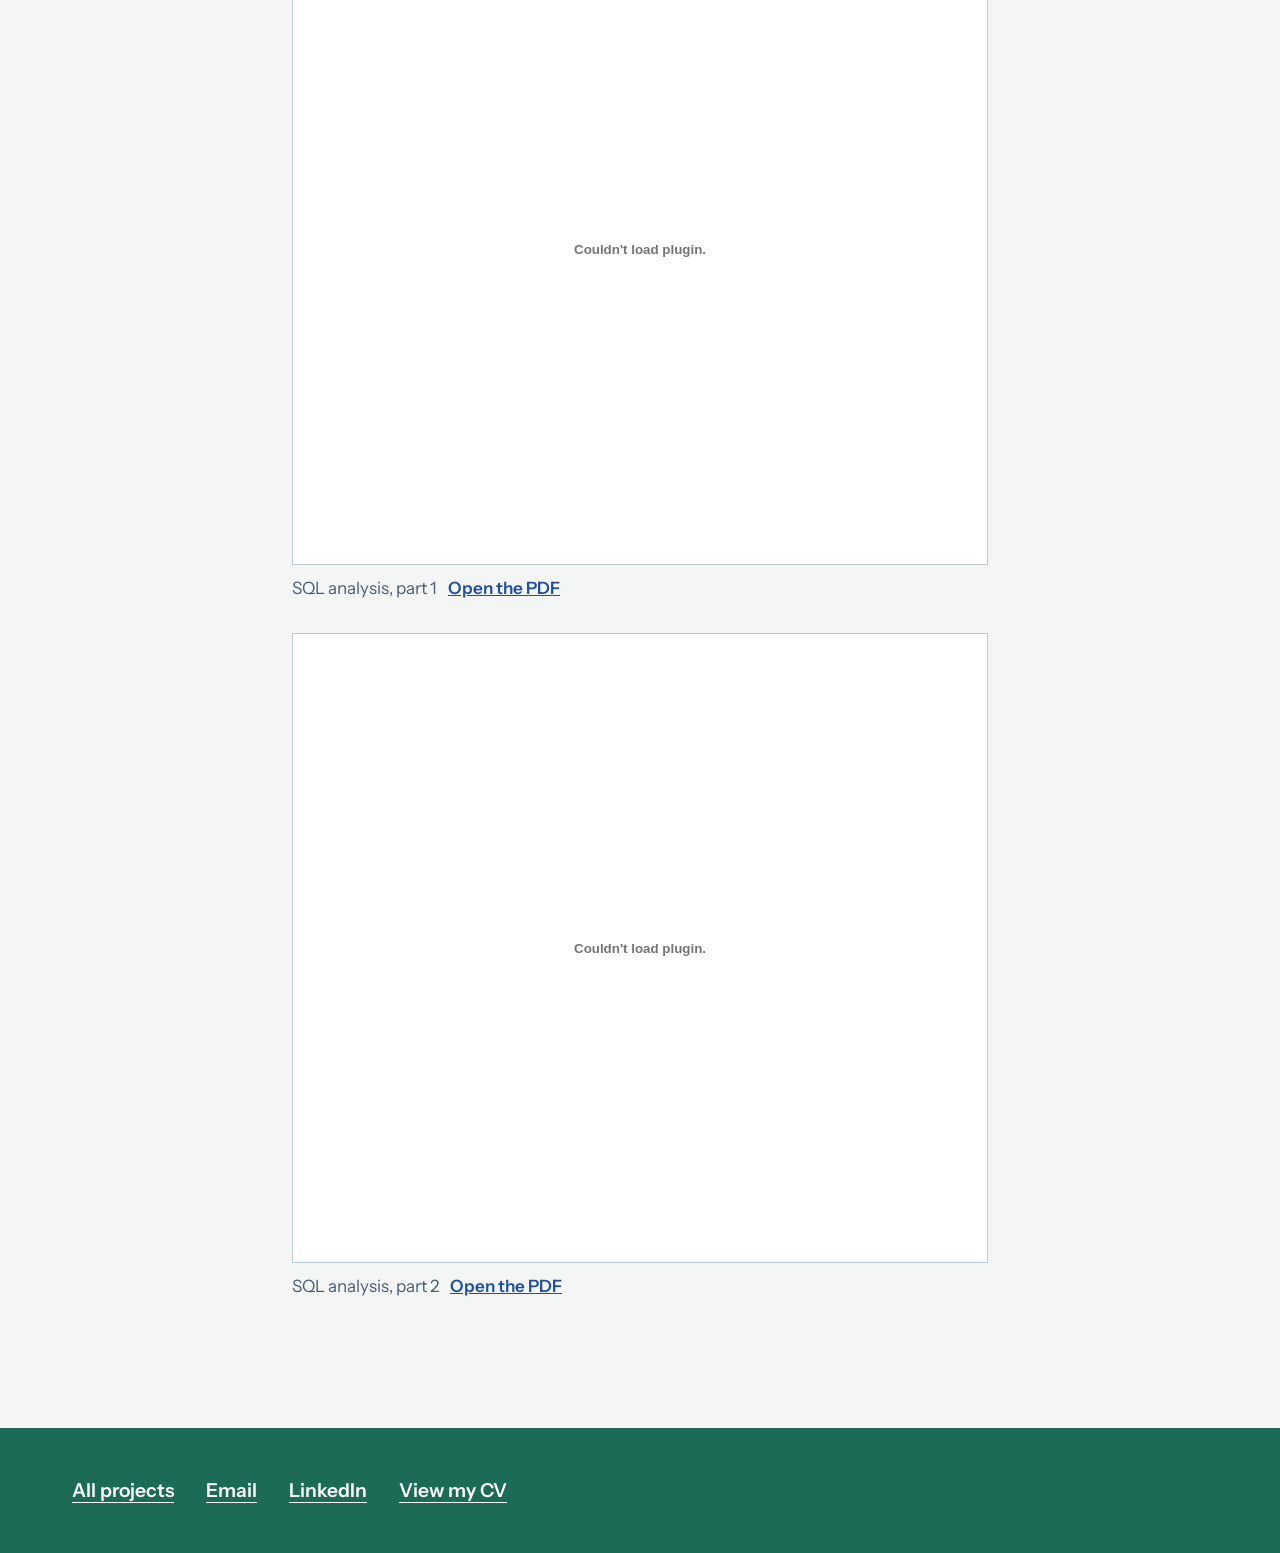
<file: projects/divvy.html>
<!doctype html>
<html lang="en">
    <head>
        <meta charset="UTF-8" />
        <meta name="viewport" content="width=device-width, initial-scale=1" />
        <title>Divvy bike-share analysis | Matteo Laurent</title>
        <meta name="description" content="SQL and Power BI analysis of a Chicago bike-share database, focused on subscriber growth, usage, and revenue." />
        <link rel="icon" href="../assets/favicon.svg" type="image/svg+xml" />
        <link rel="stylesheet" href="../css/styles.css" />
    </head>

    <body data-root="../">
        <a class="skip-link" href="#content">Skip to content</a>

        <header class="site-header">
            <a class="wordmark" href="../index.html">Matteo Laurent</a>
            <nav aria-label="Main">
                <a href="../index.html#projects">Projects</a>
                <a href="../index.html#about">About</a>
                <a href="../index.html#contact">Contact</a>
                <button id="themeButton" class="theme-button" type="button">Dark mode</button>
            </nav>
        </header>

        <main id="content" class="case">
            <div class="case-inner">
                <a class="back-link" href="../index.html#projects">Back to all projects</a>
                <h1>Divvy bike-share analysis</h1>
                <p class="case-lead">SQL and Power BI analysis of a Chicago bike-share database, focused on subscriber growth, usage, and revenue.</p>
                <dl class="case-facts">
<div><dt>Type</dt><dd>SQL and dashboard project</dd></div>
<div><dt>Data</dt><dd>Divvy database: trips, users, and stations</dd></div>
<div><dt>Tools</dt><dd>SQL, Power BI</dd></div>
                </dl>
                <article class="case-body">
<h2>The question</h2>
<p>How are subscribers growing, how intensively do they use the service, and what revenue does that represent? I answered these questions with SQL, then turned the results into Power BI dashboards.</p>

<h2>What I did</h2>
<p>I extracted and transformed the data with SQL, using aggregations, date functions, joins, and set operations. I then built Power BI dashboards showing monthly acquisition, growth rates, and the most active users.</p>

<h2>Key findings</h2>
<ul>
<li><strong>Revenue estimate.</strong> Assuming a subscription of $30 per user per year, I estimated revenue from active users, meaning users with at least one trip. There were 500 active subscribers in both 2024 and 2025, or about $15,000 a year.</li>
<li><strong>Usage grew while the base stayed flat.</strong> Trips rose from 69,990 in 2024 to 130,010 in 2025, so each subscriber used the service much more.</li>
<li><strong>Acquisition peaks.</strong> I measured new registrations per month. January and February 2024 were the strongest months, with 28 new users each.</li>
<li><strong>Data quality.</strong> I found a group of users with no registration month, caused by missing registration dates.</li>
<li><strong>Growth dynamics.</strong> I calculated month-over-month changes in new users, in absolute terms and as a growth rate, and highlighted the strongest periods in Power BI.</li>
<li><strong>Power users.</strong> I ranked the 10 most active users by total distance traveled to identify who drives the highest usage.</li>
</ul>
                </article>
<section class="case-extras">
<h2>Documents</h2>
<figure class="document">
<object data="../assets/projects/divvy-sql-part-1.pdf" type="application/pdf" aria-label="SQL analysis, part 1"></object>
<figcaption>SQL analysis, part 1 <a href="../assets/projects/divvy-sql-part-1.pdf" target="_blank" rel="noopener noreferrer">Open the PDF</a></figcaption>
</figure>
<figure class="document">
<object data="../assets/projects/divvy-sql-part-2.pdf" type="application/pdf" aria-label="SQL analysis, part 2"></object>
<figcaption>SQL analysis, part 2 <a href="../assets/projects/divvy-sql-part-2.pdf" target="_blank" rel="noopener noreferrer">Open the PDF</a></figcaption>
</figure>
</section>
            </div>
        </main>

        <footer class="contact case-footer">
            <div class="section-inner">
                <div class="contact-links">
                    <a href="../index.html#projects">All projects</a>
                    <a href="#" data-email>Email</a>
                    <a href="#" data-profile="linkedin" target="_blank" rel="noopener noreferrer">LinkedIn</a>
                    <a href="#" data-profile="cv" target="_blank" rel="noopener noreferrer">View my CV</a>
                </div>
            </div>
        </footer>

        <script src="../js/projects.js"></script>
        <script src="../js/site.js"></script>
    </body>
</html>
</file>
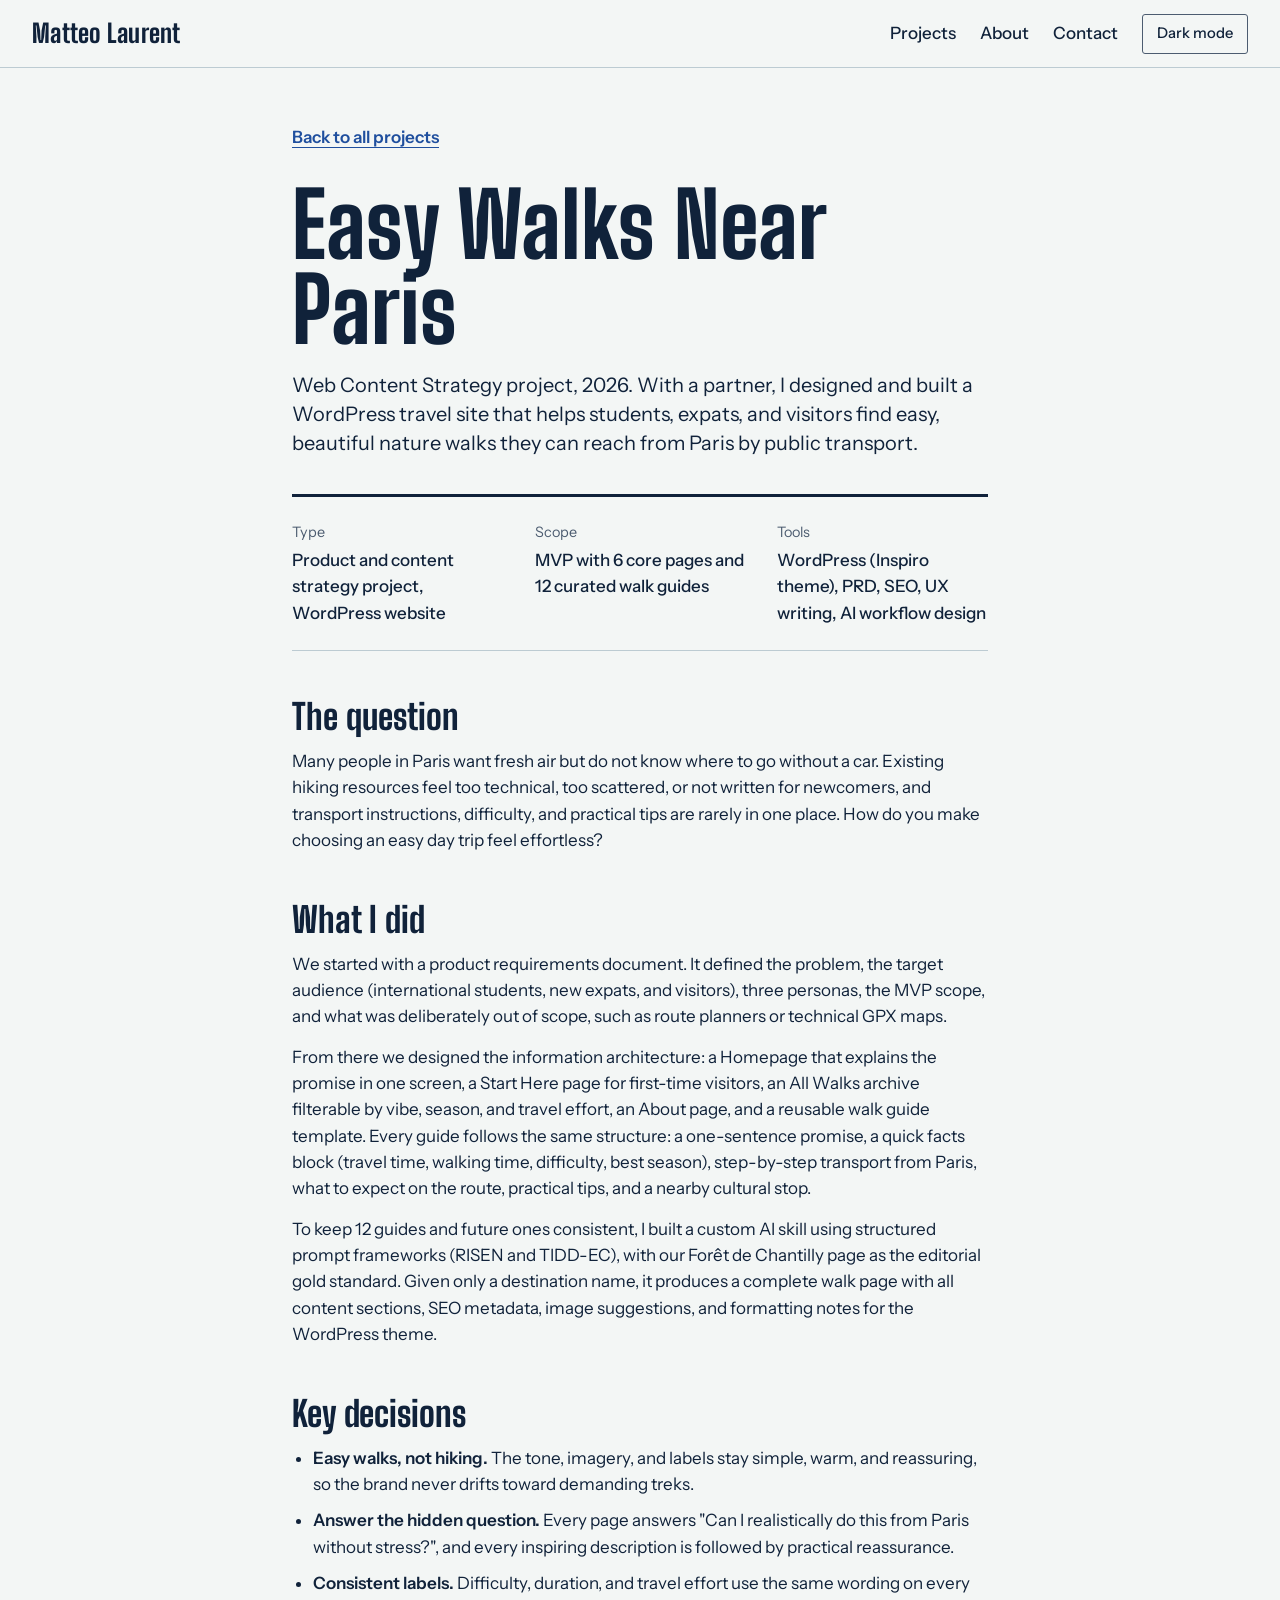
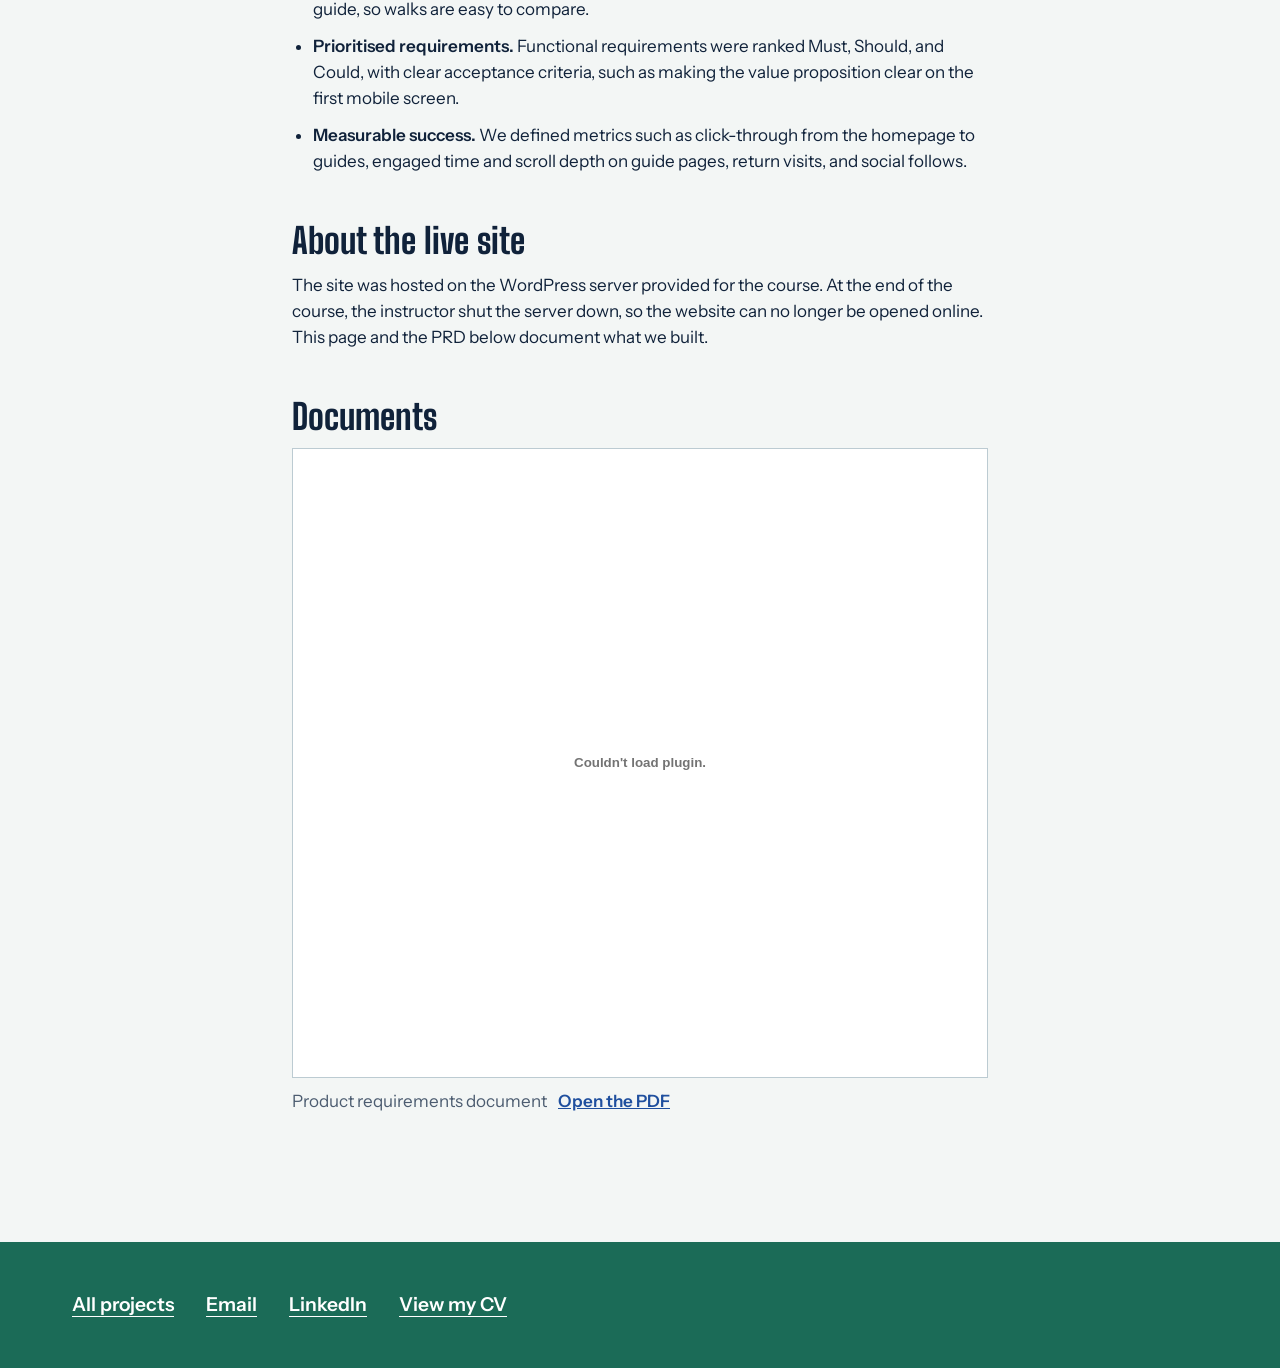
<file: projects/easy-walks.html>
<!doctype html>
<html lang="en">
    <head>
        <meta charset="UTF-8" />
        <meta name="viewport" content="width=device-width, initial-scale=1" />
        <title>Easy Walks Near Paris | Matteo Laurent</title>
        <meta name="description" content="A WordPress travel site for easy nature walks reachable by public transport from Paris, built from a full PRD with a custom AI skill for consistent walk pages." />
        <link rel="icon" href="../assets/favicon.svg" type="image/svg+xml" />
        <link rel="stylesheet" href="../css/styles.css" />
    </head>

    <body data-root="../">
        <a class="skip-link" href="#content">Skip to content</a>

        <header class="site-header">
            <a class="wordmark" href="../index.html">Matteo Laurent</a>
            <nav aria-label="Main">
                <a href="../index.html#projects">Projects</a>
                <a href="../index.html#about">About</a>
                <a href="../index.html#contact">Contact</a>
                <button id="themeButton" class="theme-button" type="button">Dark mode</button>
            </nav>
        </header>

        <main id="content" class="case">
            <div class="case-inner">
                <a class="back-link" href="../index.html#projects">Back to all projects</a>
                <h1>Easy Walks Near Paris</h1>
                <p class="case-lead">Web Content Strategy project, 2026. With a partner, I designed and built a WordPress travel site that helps students, expats, and visitors find easy, beautiful nature walks they can reach from Paris by public transport.</p>
                <dl class="case-facts">
<div><dt>Type</dt><dd>Product and content strategy project, WordPress website</dd></div>
<div><dt>Scope</dt><dd>MVP with 6 core pages and 12 curated walk guides</dd></div>
<div><dt>Tools</dt><dd>WordPress (Inspiro theme), PRD, SEO, UX writing, AI workflow design</dd></div>
                </dl>
                <article class="case-body">
<h2>The question</h2>
<p>Many people in Paris want fresh air but do not know where to go without a car. Existing hiking resources feel too technical, too scattered, or not written for newcomers, and transport instructions, difficulty, and practical tips are rarely in one place. How do you make choosing an easy day trip feel effortless?</p>

<h2>What I did</h2>
<p>We started with a product requirements document. It defined the problem, the target audience (international students, new expats, and visitors), three personas, the MVP scope, and what was deliberately out of scope, such as route planners or technical GPX maps.</p>
<p>From there we designed the information architecture: a Homepage that explains the promise in one screen, a Start Here page for first-time visitors, an All Walks archive filterable by vibe, season, and travel effort, an About page, and a reusable walk guide template. Every guide follows the same structure: a one-sentence promise, a quick facts block (travel time, walking time, difficulty, best season), step-by-step transport from Paris, what to expect on the route, practical tips, and a nearby cultural stop.</p>
<p>To keep 12 guides and future ones consistent, I built a custom AI skill using structured prompt frameworks (RISEN and TIDD-EC), with our Forêt de Chantilly page as the editorial gold standard. Given only a destination name, it produces a complete walk page with all content sections, SEO metadata, image suggestions, and formatting notes for the WordPress theme.</p>

<h2>Key decisions</h2>
<ul>
<li><strong>Easy walks, not hiking.</strong> The tone, imagery, and labels stay simple, warm, and reassuring, so the brand never drifts toward demanding treks.</li>
<li><strong>Answer the hidden question.</strong> Every page answers "Can I realistically do this from Paris without stress?", and every inspiring description is followed by practical reassurance.</li>
<li><strong>Consistent labels.</strong> Difficulty, duration, and travel effort use the same wording on every guide, so walks are easy to compare.</li>
<li><strong>Prioritised requirements.</strong> Functional requirements were ranked Must, Should, and Could, with clear acceptance criteria, such as making the value proposition clear on the first mobile screen.</li>
<li><strong>Measurable success.</strong> We defined metrics such as click-through from the homepage to guides, engaged time and scroll depth on guide pages, return visits, and social follows.</li>
</ul>

<h2>About the live site</h2>
<p>The site was hosted on the WordPress server provided for the course. At the end of the course, the instructor shut the server down, so the website can no longer be opened online. This page and the PRD below document what we built.</p>
                </article>
<section class="case-extras">
<h2>Documents</h2>
<figure class="document">
<object data="../assets/projects/easy-walks-prd.pdf" type="application/pdf" aria-label="Product requirements document"></object>
<figcaption>Product requirements document <a href="../assets/projects/easy-walks-prd.pdf" target="_blank" rel="noopener noreferrer">Open the PDF</a></figcaption>
</figure>
</section>
            </div>
        </main>

        <footer class="contact case-footer">
            <div class="section-inner">
                <div class="contact-links">
                    <a href="../index.html#projects">All projects</a>
                    <a href="#" data-email>Email</a>
                    <a href="#" data-profile="linkedin" target="_blank" rel="noopener noreferrer">LinkedIn</a>
                    <a href="#" data-profile="cv" target="_blank" rel="noopener noreferrer">View my CV</a>
                </div>
            </div>
        </footer>

        <script src="../js/projects.js"></script>
        <script src="../js/site.js"></script>
    </body>
</html>
</file>
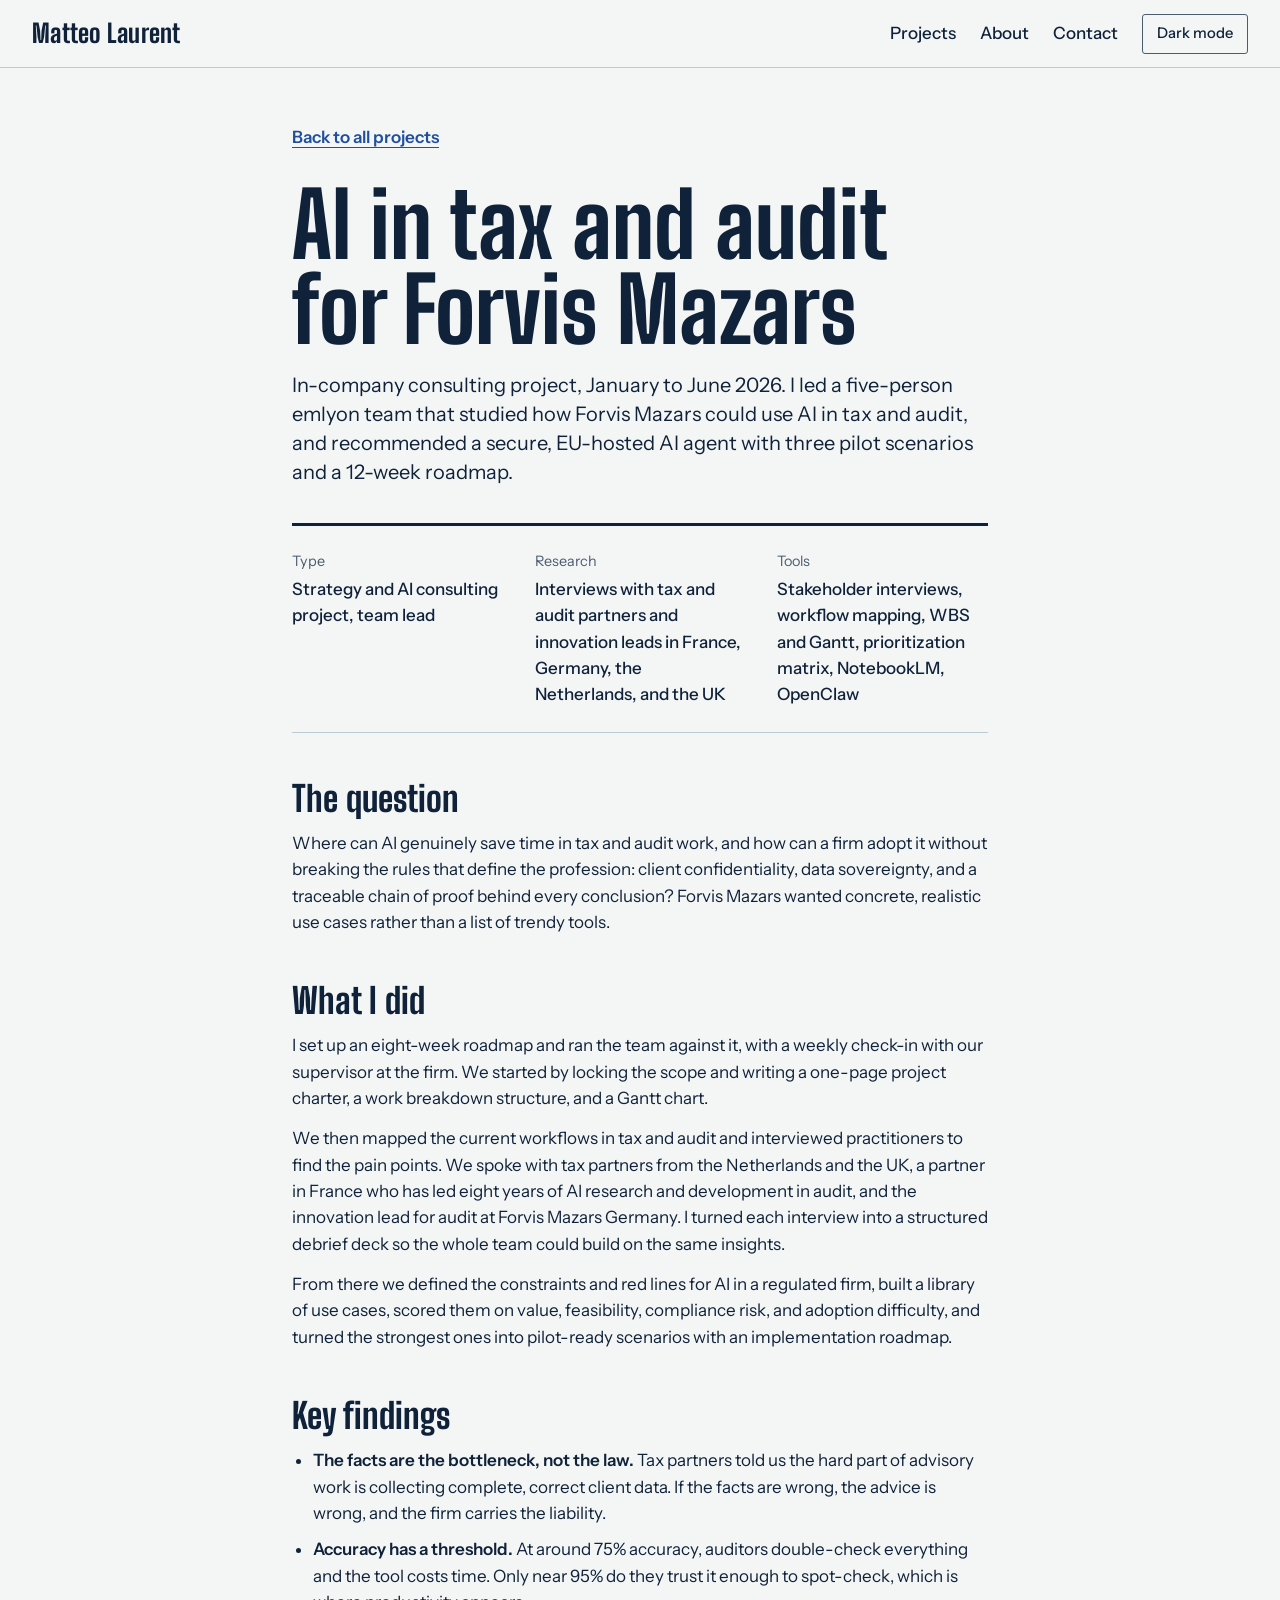
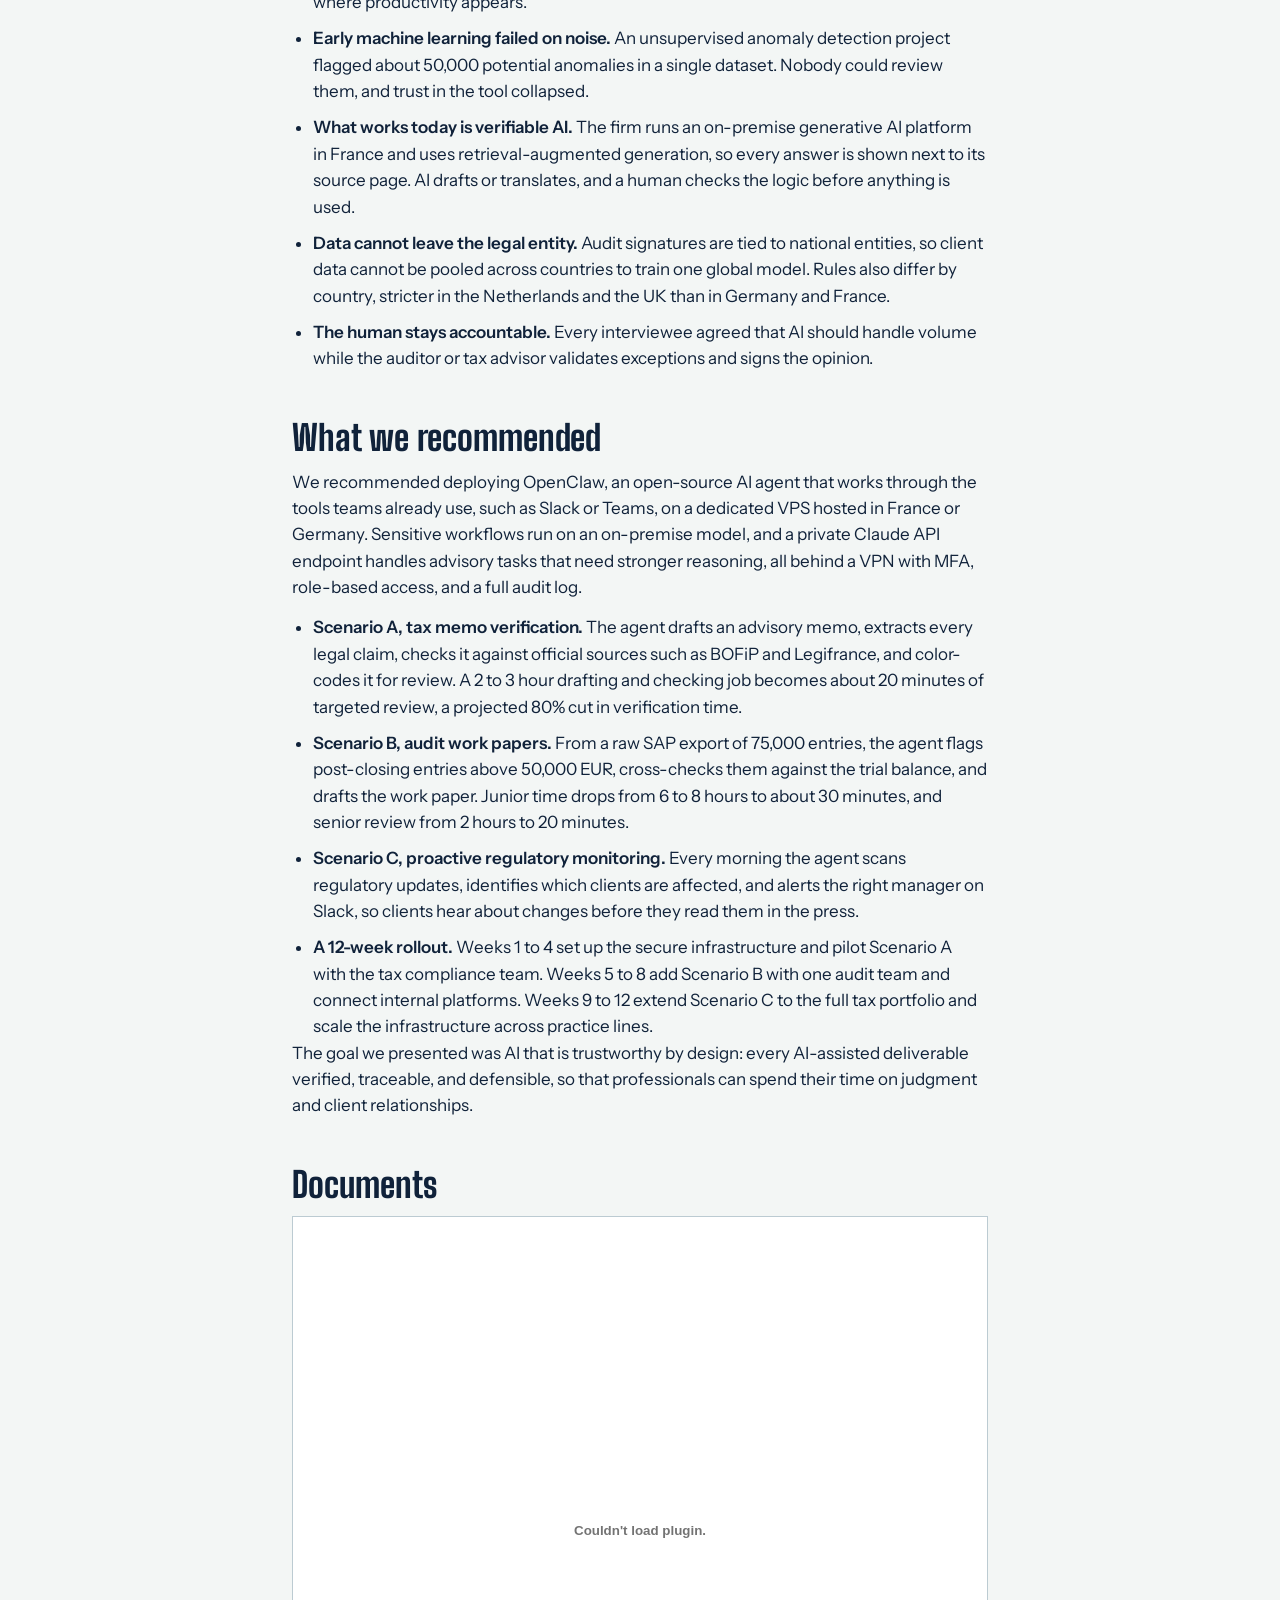
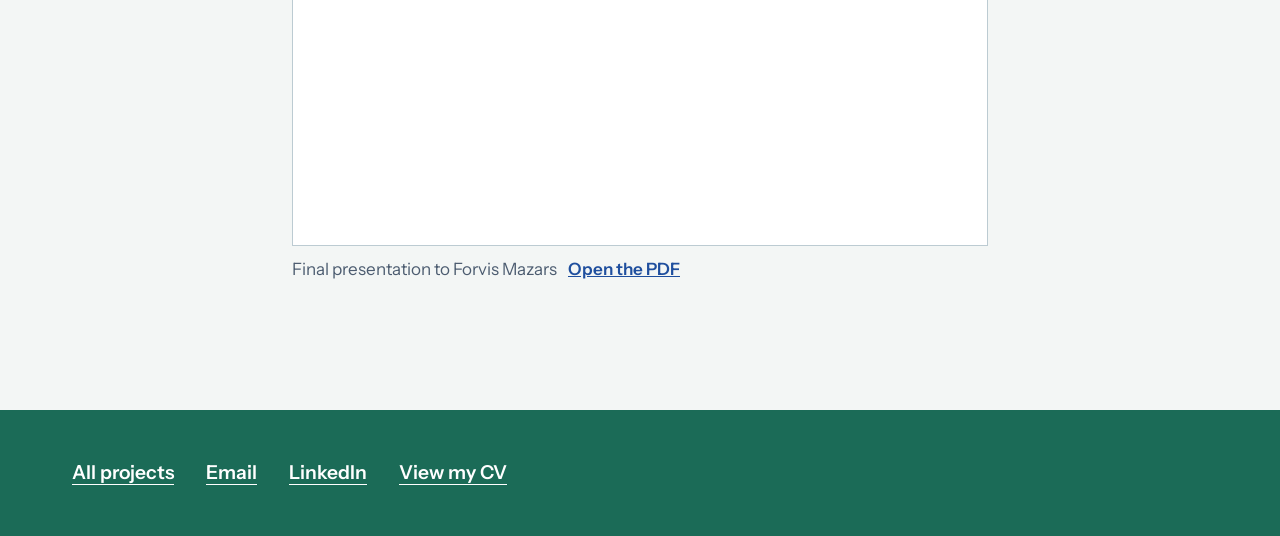
<file: projects/forvis-mazars.html>
<!doctype html>
<html lang="en">
    <head>
        <meta charset="UTF-8" />
        <meta name="viewport" content="width=device-width, initial-scale=1" />
        <title>AI in tax and audit for Forvis Mazars | Matteo Laurent</title>
        <meta name="description" content="In-company consulting project with Forvis Mazars: interviews with tax and audit leaders across four countries, and a secure, EU-hosted AI agent recommendation with three pilot scenarios and a 12-week roadmap." />
        <link rel="icon" href="../assets/favicon.svg" type="image/svg+xml" />
        <link rel="stylesheet" href="../css/styles.css" />
    </head>

    <body data-root="../">
        <a class="skip-link" href="#content">Skip to content</a>

        <header class="site-header">
            <a class="wordmark" href="../index.html">Matteo Laurent</a>
            <nav aria-label="Main">
                <a href="../index.html#projects">Projects</a>
                <a href="../index.html#about">About</a>
                <a href="../index.html#contact">Contact</a>
                <button id="themeButton" class="theme-button" type="button">Dark mode</button>
            </nav>
        </header>

        <main id="content" class="case">
            <div class="case-inner">
                <a class="back-link" href="../index.html#projects">Back to all projects</a>
                <h1>AI in tax and audit for Forvis Mazars</h1>
                <p class="case-lead">In-company consulting project, January to June 2026. I led a five-person emlyon team that studied how Forvis Mazars could use AI in tax and audit, and recommended a secure, EU-hosted AI agent with three pilot scenarios and a 12-week roadmap.</p>
                <dl class="case-facts">
<div><dt>Type</dt><dd>Strategy and AI consulting project, team lead</dd></div>
<div><dt>Research</dt><dd>Interviews with tax and audit partners and innovation leads in France, Germany, the Netherlands, and the UK</dd></div>
<div><dt>Tools</dt><dd>Stakeholder interviews, workflow mapping, WBS and Gantt, prioritization matrix, NotebookLM, OpenClaw</dd></div>
                </dl>
                <article class="case-body">
<h2>The question</h2>
<p>Where can AI genuinely save time in tax and audit work, and how can a firm adopt it without breaking the rules that define the profession: client confidentiality, data sovereignty, and a traceable chain of proof behind every conclusion? Forvis Mazars wanted concrete, realistic use cases rather than a list of trendy tools.</p>

<h2>What I did</h2>
<p>I set up an eight-week roadmap and ran the team against it, with a weekly check-in with our supervisor at the firm. We started by locking the scope and writing a one-page project charter, a work breakdown structure, and a Gantt chart.</p>
<p>We then mapped the current workflows in tax and audit and interviewed practitioners to find the pain points. We spoke with tax partners from the Netherlands and the UK, a partner in France who has led eight years of AI research and development in audit, and the innovation lead for audit at Forvis Mazars Germany. I turned each interview into a structured debrief deck so the whole team could build on the same insights.</p>
<p>From there we defined the constraints and red lines for AI in a regulated firm, built a library of use cases, scored them on value, feasibility, compliance risk, and adoption difficulty, and turned the strongest ones into pilot-ready scenarios with an implementation roadmap.</p>

<h2>Key findings</h2>
<ul>
<li><strong>The facts are the bottleneck, not the law.</strong> Tax partners told us the hard part of advisory work is collecting complete, correct client data. If the facts are wrong, the advice is wrong, and the firm carries the liability.</li>
<li><strong>Accuracy has a threshold.</strong> At around 75% accuracy, auditors double-check everything and the tool costs time. Only near 95% do they trust it enough to spot-check, which is where productivity appears.</li>
<li><strong>Early machine learning failed on noise.</strong> An unsupervised anomaly detection project flagged about 50,000 potential anomalies in a single dataset. Nobody could review them, and trust in the tool collapsed.</li>
<li><strong>What works today is verifiable AI.</strong> The firm runs an on-premise generative AI platform in France and uses retrieval-augmented generation, so every answer is shown next to its source page. AI drafts or translates, and a human checks the logic before anything is used.</li>
<li><strong>Data cannot leave the legal entity.</strong> Audit signatures are tied to national entities, so client data cannot be pooled across countries to train one global model. Rules also differ by country, stricter in the Netherlands and the UK than in Germany and France.</li>
<li><strong>The human stays accountable.</strong> Every interviewee agreed that AI should handle volume while the auditor or tax advisor validates exceptions and signs the opinion.</li>
</ul>

<h2>What we recommended</h2>
<p>We recommended deploying OpenClaw, an open-source AI agent that works through the tools teams already use, such as Slack or Teams, on a dedicated VPS hosted in France or Germany. Sensitive workflows run on an on-premise model, and a private Claude API endpoint handles advisory tasks that need stronger reasoning, all behind a VPN with MFA, role-based access, and a full audit log.</p>
<ul>
<li><strong>Scenario A, tax memo verification.</strong> The agent drafts an advisory memo, extracts every legal claim, checks it against official sources such as BOFiP and Legifrance, and color-codes it for review. A 2 to 3 hour drafting and checking job becomes about 20 minutes of targeted review, a projected 80% cut in verification time.</li>
<li><strong>Scenario B, audit work papers.</strong> From a raw SAP export of 75,000 entries, the agent flags post-closing entries above 50,000 EUR, cross-checks them against the trial balance, and drafts the work paper. Junior time drops from 6 to 8 hours to about 30 minutes, and senior review from 2 hours to 20 minutes.</li>
<li><strong>Scenario C, proactive regulatory monitoring.</strong> Every morning the agent scans regulatory updates, identifies which clients are affected, and alerts the right manager on Slack, so clients hear about changes before they read them in the press.</li>
<li><strong>A 12-week rollout.</strong> Weeks 1 to 4 set up the secure infrastructure and pilot Scenario A with the tax compliance team. Weeks 5 to 8 add Scenario B with one audit team and connect internal platforms. Weeks 9 to 12 extend Scenario C to the full tax portfolio and scale the infrastructure across practice lines.</li>
</ul>
<p>The goal we presented was AI that is trustworthy by design: every AI-assisted deliverable verified, traceable, and defensible, so that professionals can spend their time on judgment and client relationships.</p>
                </article>
<section class="case-extras">
<h2>Documents</h2>
<figure class="document">
<object data="../assets/projects/forvis-mazars-final-presentation.pdf" type="application/pdf" aria-label="Final presentation to Forvis Mazars"></object>
<figcaption>Final presentation to Forvis Mazars <a href="../assets/projects/forvis-mazars-final-presentation.pdf" target="_blank" rel="noopener noreferrer">Open the PDF</a></figcaption>
</figure>
</section>
            </div>
        </main>

        <footer class="contact case-footer">
            <div class="section-inner">
                <div class="contact-links">
                    <a href="../index.html#projects">All projects</a>
                    <a href="#" data-email>Email</a>
                    <a href="#" data-profile="linkedin" target="_blank" rel="noopener noreferrer">LinkedIn</a>
                    <a href="#" data-profile="cv" target="_blank" rel="noopener noreferrer">View my CV</a>
                </div>
            </div>
        </footer>

        <script src="../js/projects.js"></script>
        <script src="../js/site.js"></script>
    </body>
</html>
</file>
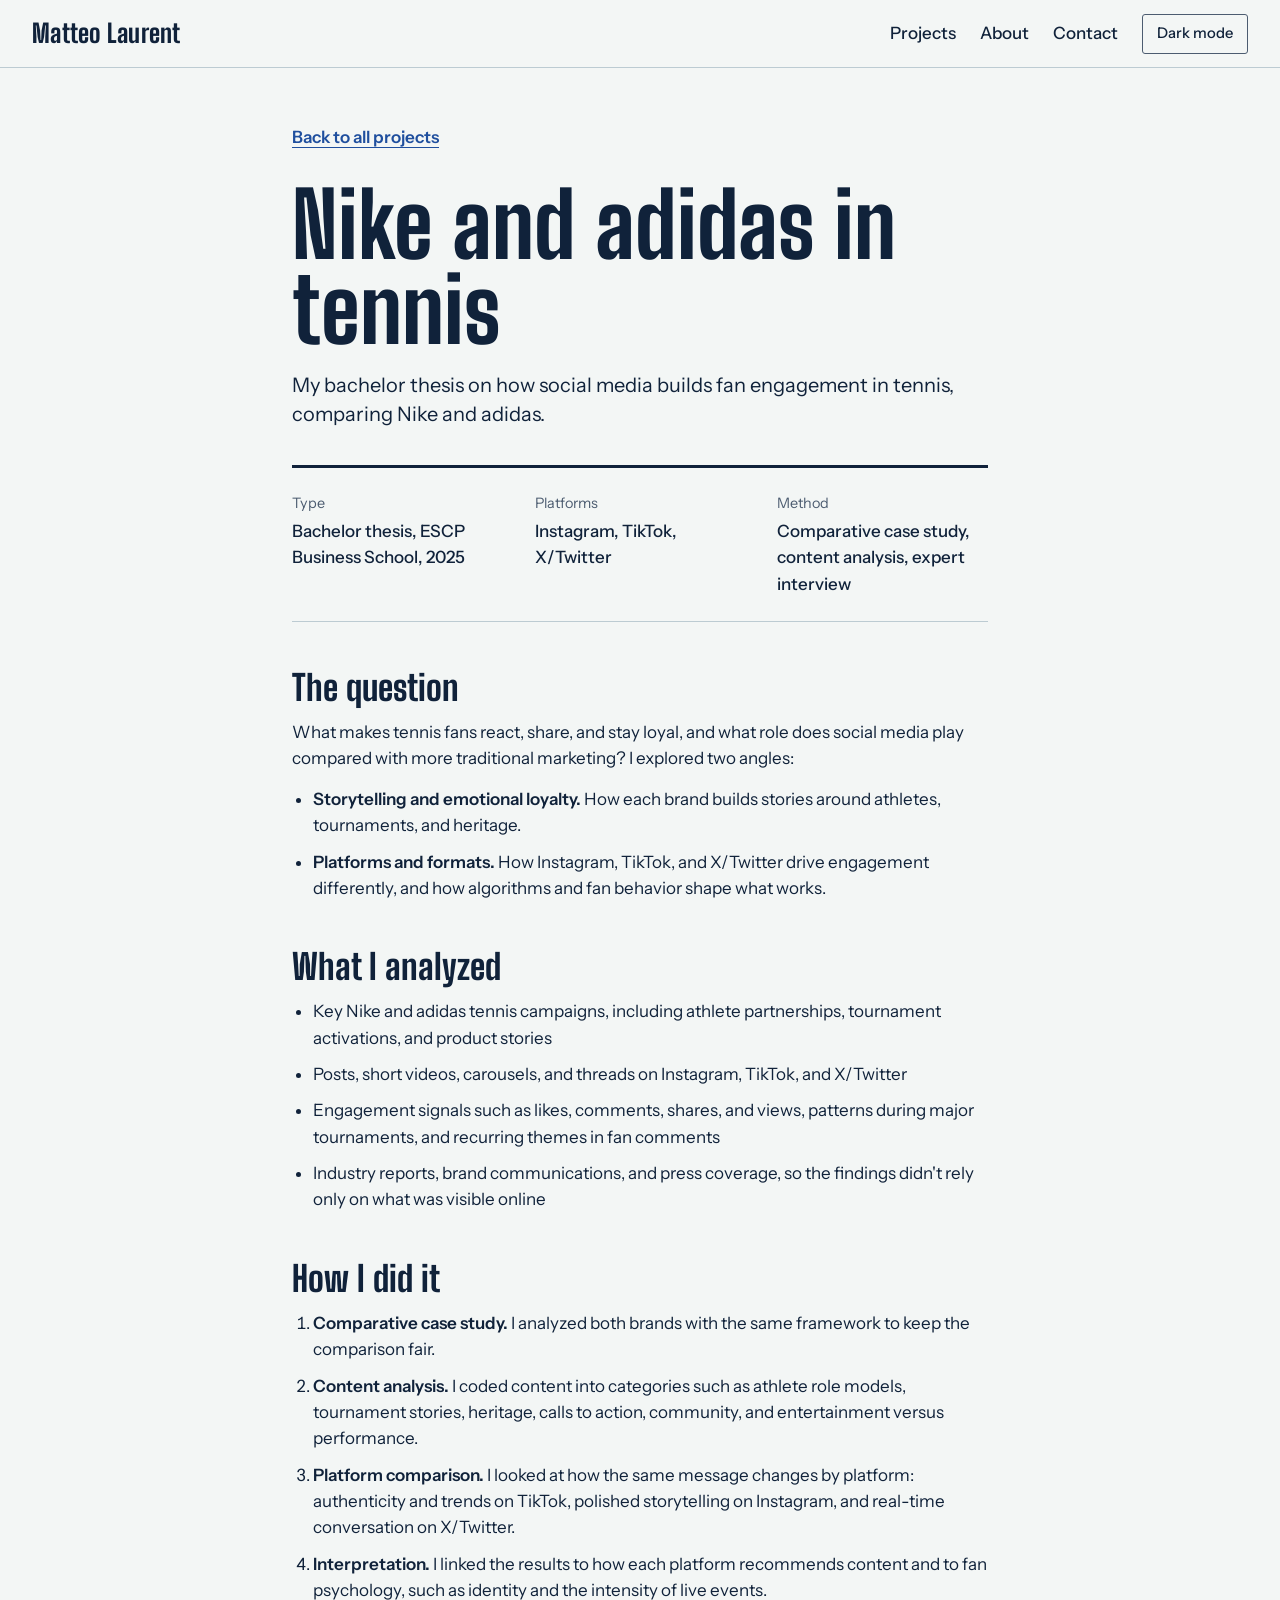
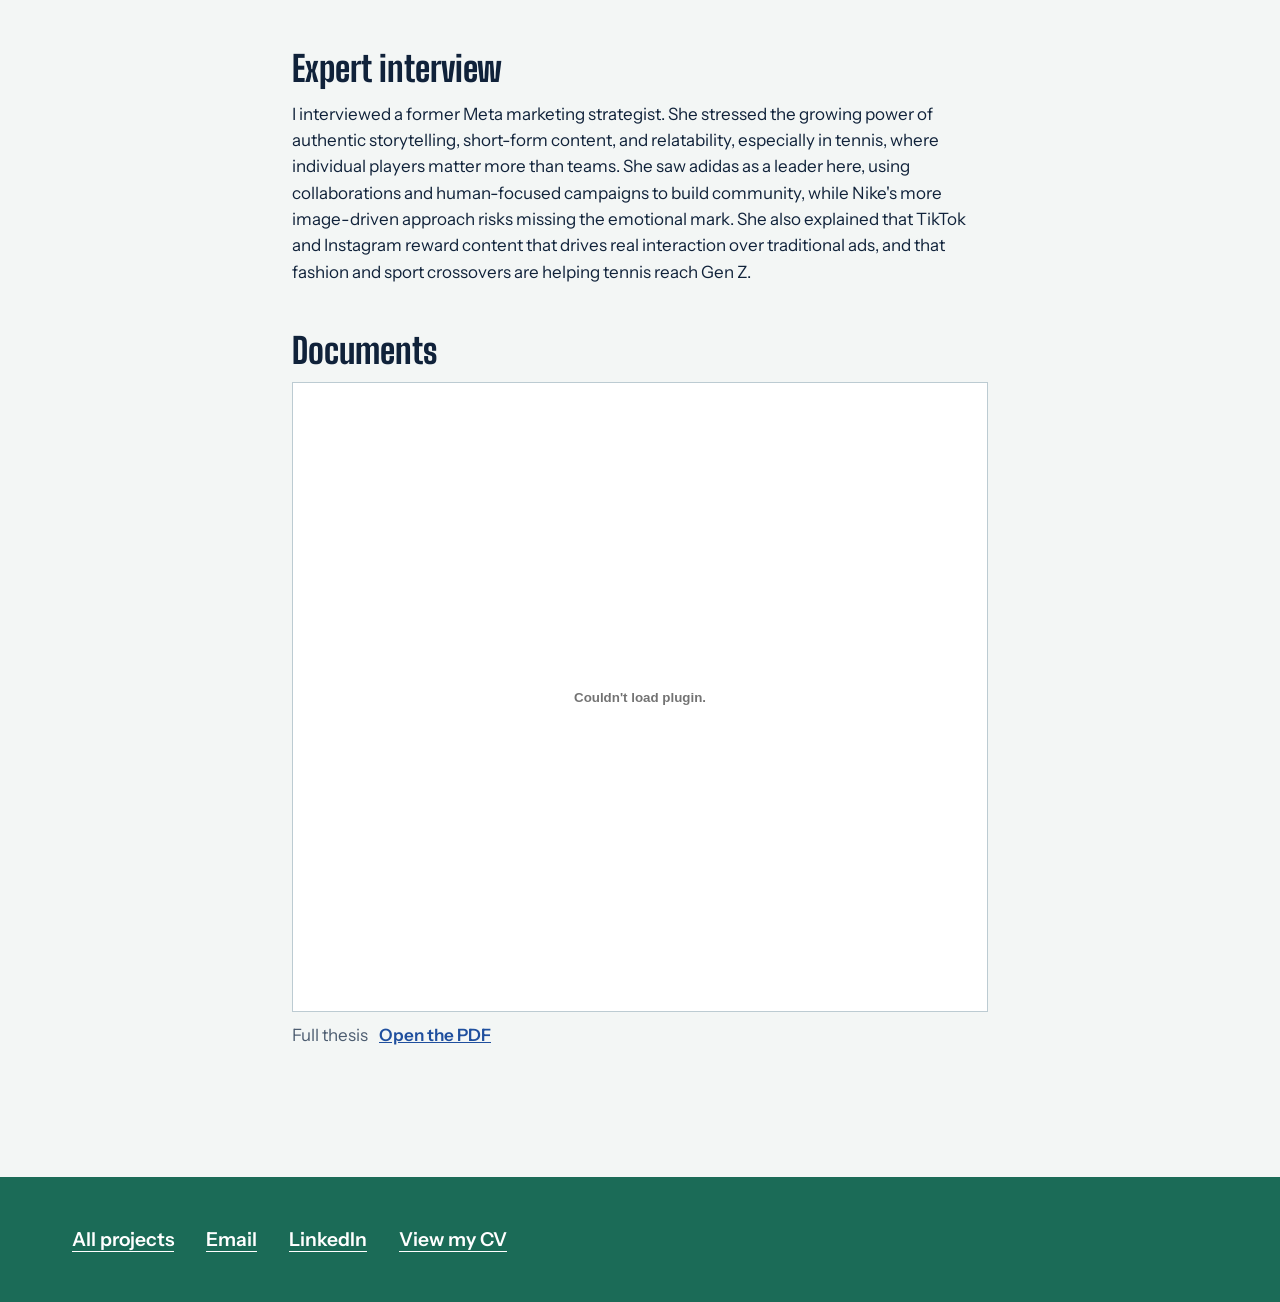
<file: projects/nike-adidas-thesis.html>
<!doctype html>
<html lang="en">
    <head>
        <meta charset="UTF-8" />
        <meta name="viewport" content="width=device-width, initial-scale=1" />
        <title>Nike and adidas in tennis | Matteo Laurent</title>
        <meta name="description" content="My bachelor thesis on how social media builds fan engagement in tennis, comparing Nike and adidas." />
        <link rel="icon" href="../assets/favicon.svg" type="image/svg+xml" />
        <link rel="stylesheet" href="../css/styles.css" />
    </head>

    <body data-root="../">
        <a class="skip-link" href="#content">Skip to content</a>

        <header class="site-header">
            <a class="wordmark" href="../index.html">Matteo Laurent</a>
            <nav aria-label="Main">
                <a href="../index.html#projects">Projects</a>
                <a href="../index.html#about">About</a>
                <a href="../index.html#contact">Contact</a>
                <button id="themeButton" class="theme-button" type="button">Dark mode</button>
            </nav>
        </header>

        <main id="content" class="case">
            <div class="case-inner">
                <a class="back-link" href="../index.html#projects">Back to all projects</a>
                <h1>Nike and adidas in tennis</h1>
                <p class="case-lead">My bachelor thesis on how social media builds fan engagement in tennis, comparing Nike and adidas.</p>
                <dl class="case-facts">
<div><dt>Type</dt><dd>Bachelor thesis, ESCP Business School, 2025</dd></div>
<div><dt>Platforms</dt><dd>Instagram, TikTok, X/Twitter</dd></div>
<div><dt>Method</dt><dd>Comparative case study, content analysis, expert interview</dd></div>
                </dl>
                <article class="case-body">
<h2>The question</h2>
<p>What makes tennis fans react, share, and stay loyal, and what role does social media play compared with more traditional marketing? I explored two angles:</p>
<ul>
<li><strong>Storytelling and emotional loyalty.</strong> How each brand builds stories around athletes, tournaments, and heritage.</li>
<li><strong>Platforms and formats.</strong> How Instagram, TikTok, and X/Twitter drive engagement differently, and how algorithms and fan behavior shape what works.</li>
</ul>

<h2>What I analyzed</h2>
<ul>
<li>Key Nike and adidas tennis campaigns, including athlete partnerships, tournament activations, and product stories</li>
<li>Posts, short videos, carousels, and threads on Instagram, TikTok, and X/Twitter</li>
<li>Engagement signals such as likes, comments, shares, and views, patterns during major tournaments, and recurring themes in fan comments</li>
<li>Industry reports, brand communications, and press coverage, so the findings didn't rely only on what was visible online</li>
</ul>

<h2>How I did it</h2>
<ol>
<li><strong>Comparative case study.</strong> I analyzed both brands with the same framework to keep the comparison fair.</li>
<li><strong>Content analysis.</strong> I coded content into categories such as athlete role models, tournament stories, heritage, calls to action, community, and entertainment versus performance.</li>
<li><strong>Platform comparison.</strong> I looked at how the same message changes by platform: authenticity and trends on TikTok, polished storytelling on Instagram, and real-time conversation on X/Twitter.</li>
<li><strong>Interpretation.</strong> I linked the results to how each platform recommends content and to fan psychology, such as identity and the intensity of live events.</li>
</ol>

<h2>Expert interview</h2>
<p>I interviewed a former Meta marketing strategist. She stressed the growing power of authentic storytelling, short-form content, and relatability, especially in tennis, where individual players matter more than teams. She saw adidas as a leader here, using collaborations and human-focused campaigns to build community, while Nike's more image-driven approach risks missing the emotional mark. She also explained that TikTok and Instagram reward content that drives real interaction over traditional ads, and that fashion and sport crossovers are helping tennis reach Gen Z.</p>
                </article>
<section class="case-extras">
<h2>Documents</h2>
<figure class="document">
<object data="../assets/projects/nike-adidas-thesis.pdf" type="application/pdf" aria-label="Full thesis"></object>
<figcaption>Full thesis <a href="../assets/projects/nike-adidas-thesis.pdf" target="_blank" rel="noopener noreferrer">Open the PDF</a></figcaption>
</figure>
</section>
            </div>
        </main>

        <footer class="contact case-footer">
            <div class="section-inner">
                <div class="contact-links">
                    <a href="../index.html#projects">All projects</a>
                    <a href="#" data-email>Email</a>
                    <a href="#" data-profile="linkedin" target="_blank" rel="noopener noreferrer">LinkedIn</a>
                    <a href="#" data-profile="cv" target="_blank" rel="noopener noreferrer">View my CV</a>
                </div>
            </div>
        </footer>

        <script src="../js/projects.js"></script>
        <script src="../js/site.js"></script>
    </body>
</html>
</file>
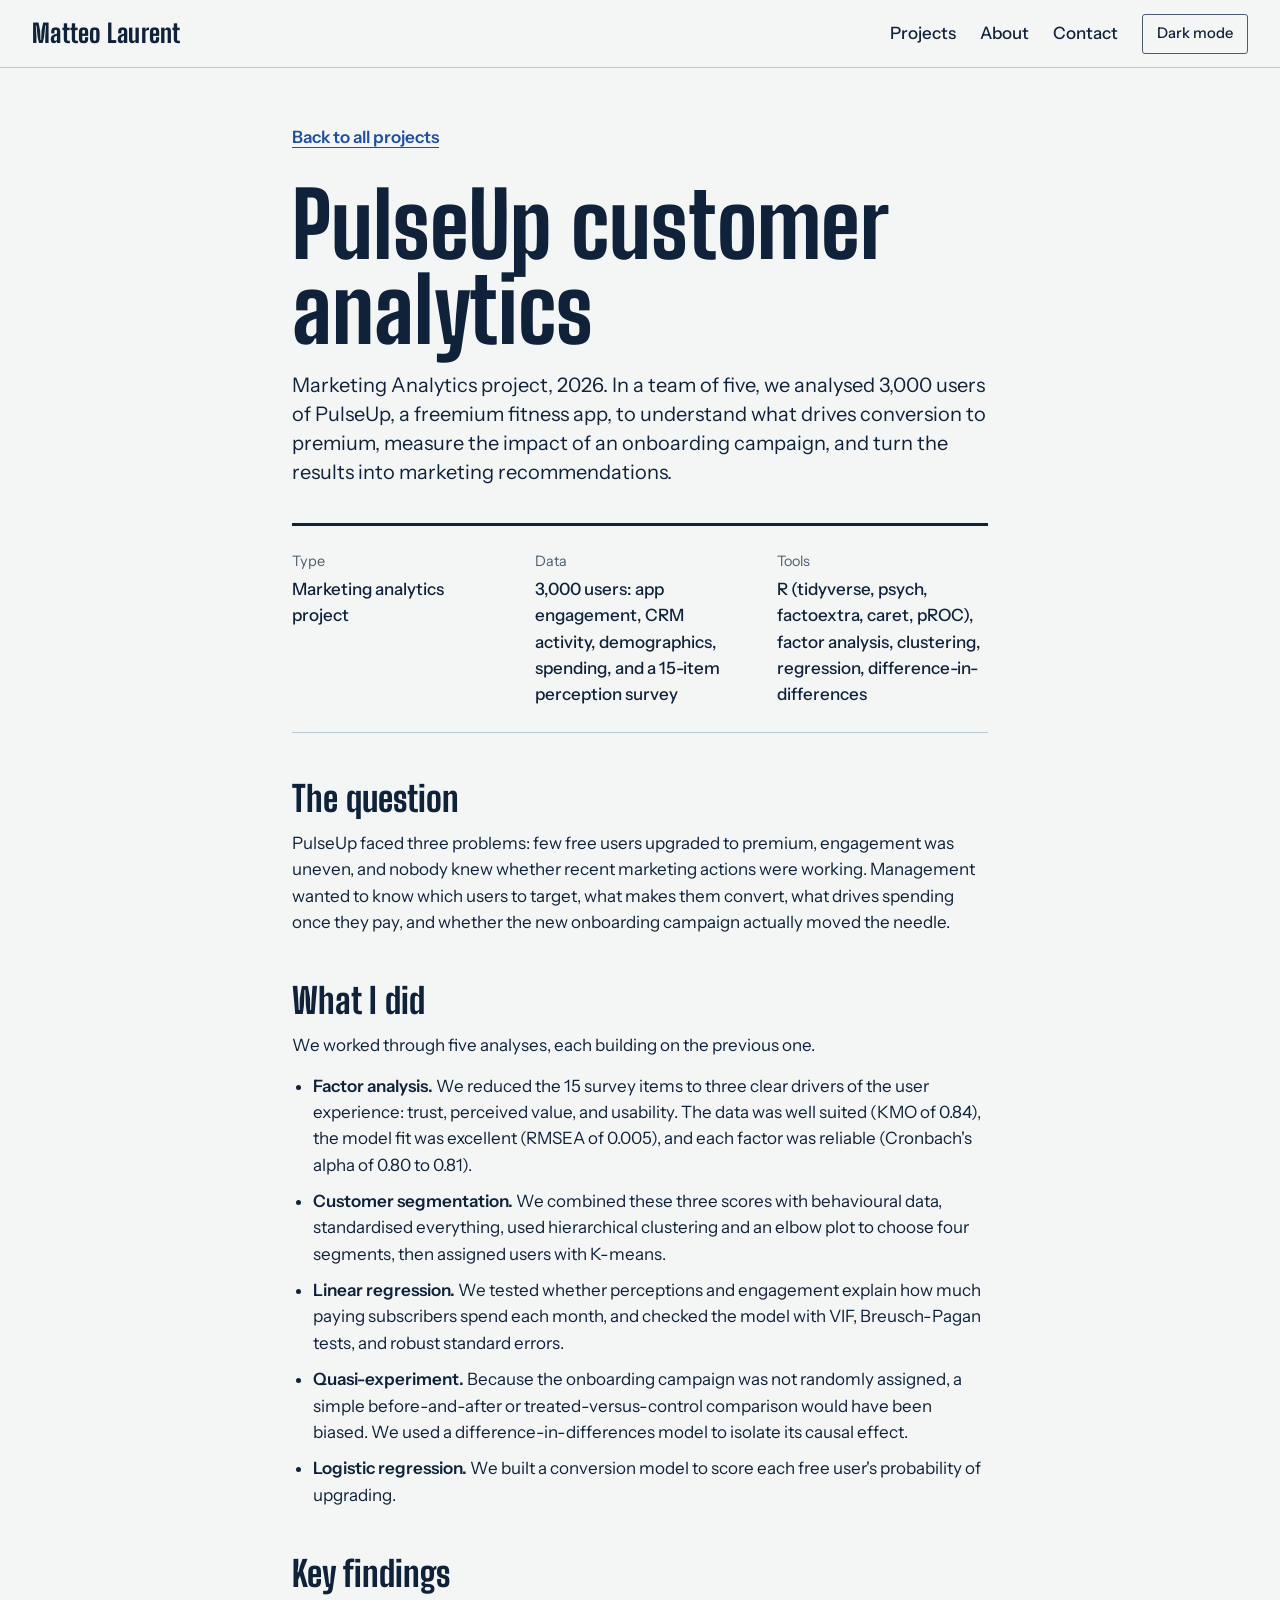
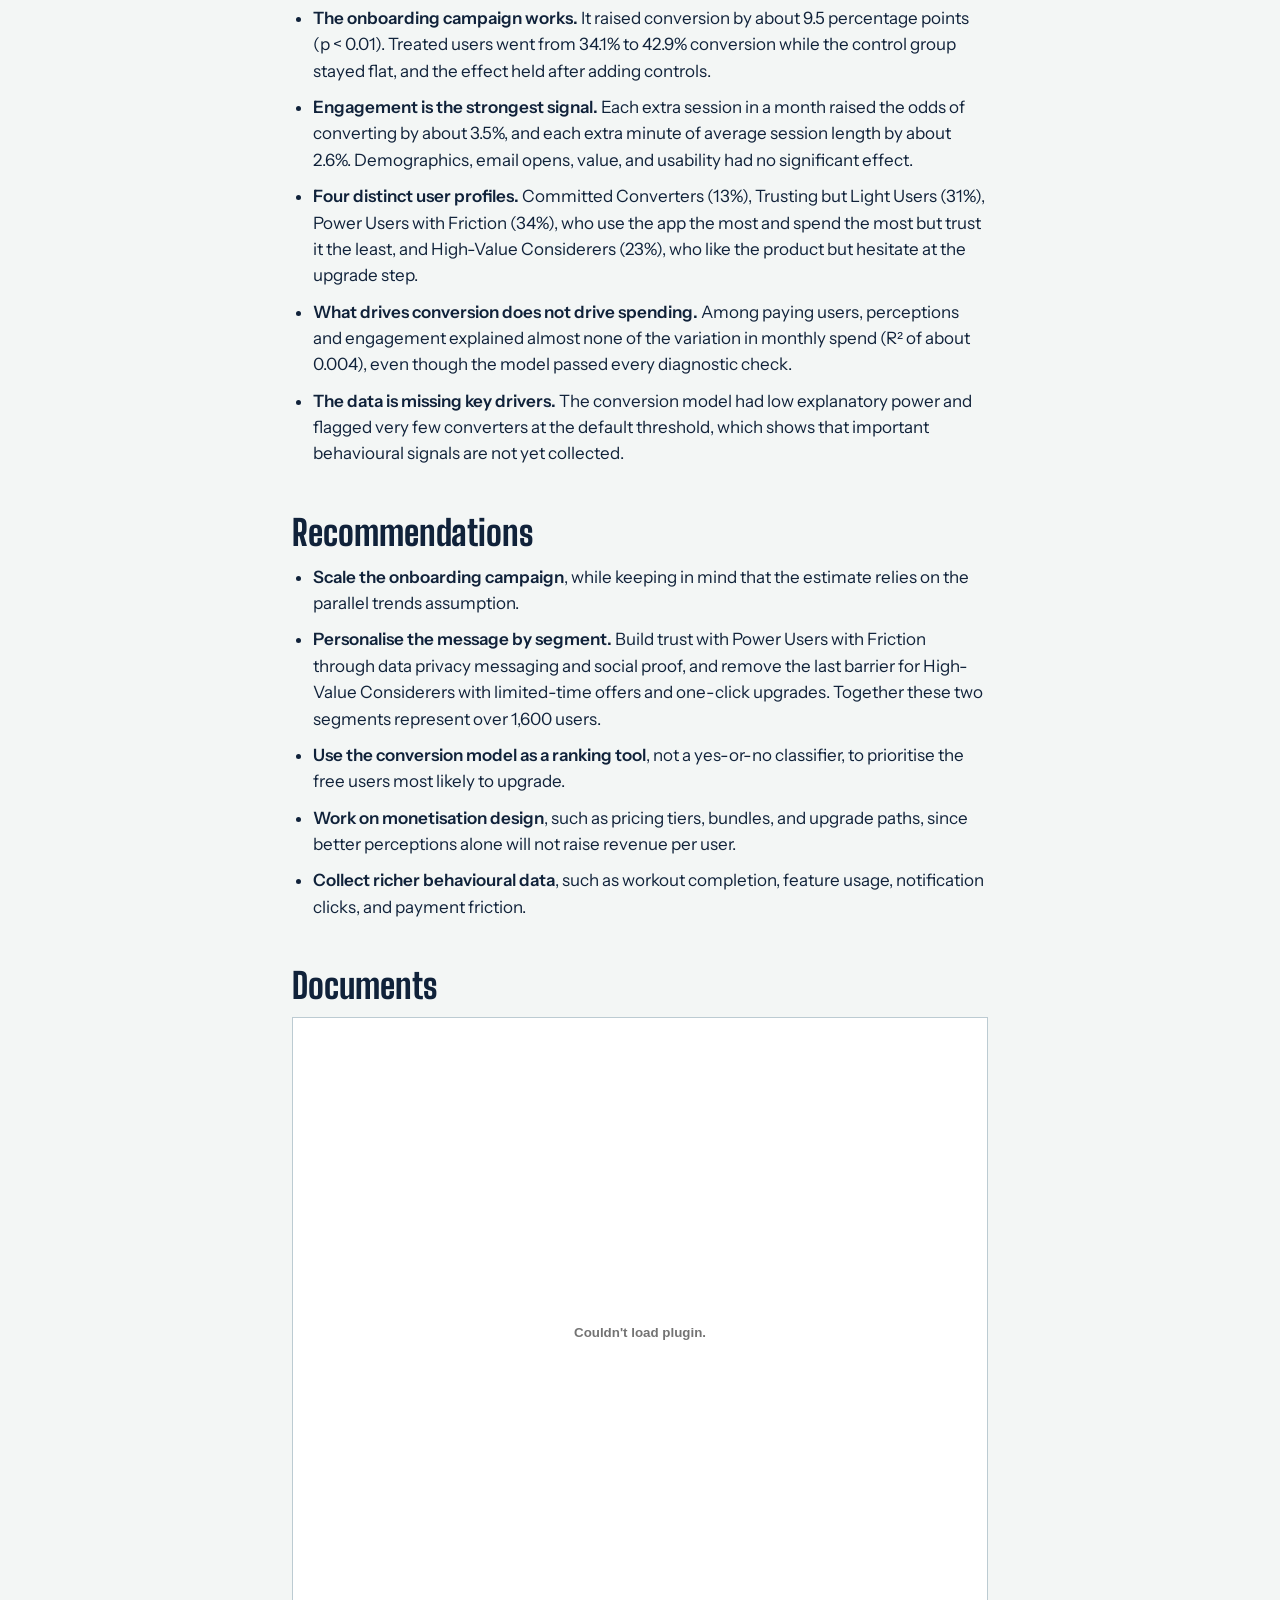
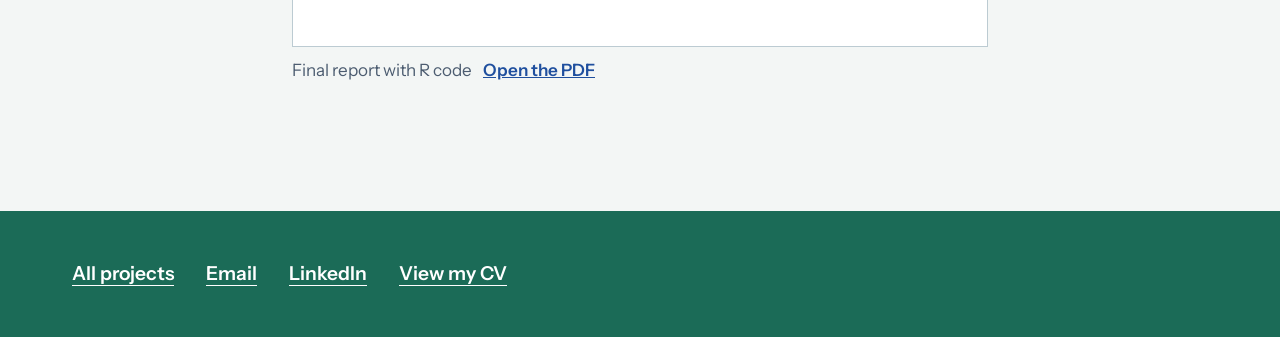
<file: projects/pulseup.html>
<!doctype html>
<html lang="en">
    <head>
        <meta charset="UTF-8" />
        <meta name="viewport" content="width=device-width, initial-scale=1" />
        <title>PulseUp customer analytics | Matteo Laurent</title>
        <meta name="description" content="Marketing analytics project in R for a freemium fitness app: factor analysis, customer segmentation, regression, difference-in-differences, and conversion prediction on 3,000 users." />
        <link rel="icon" href="../assets/favicon.svg" type="image/svg+xml" />
        <link rel="stylesheet" href="../css/styles.css" />
    </head>

    <body data-root="../">
        <a class="skip-link" href="#content">Skip to content</a>

        <header class="site-header">
            <a class="wordmark" href="../index.html">Matteo Laurent</a>
            <nav aria-label="Main">
                <a href="../index.html#projects">Projects</a>
                <a href="../index.html#about">About</a>
                <a href="../index.html#contact">Contact</a>
                <button id="themeButton" class="theme-button" type="button">Dark mode</button>
            </nav>
        </header>

        <main id="content" class="case">
            <div class="case-inner">
                <a class="back-link" href="../index.html#projects">Back to all projects</a>
                <h1>PulseUp customer analytics</h1>
                <p class="case-lead">Marketing Analytics project, 2026. In a team of five, we analysed 3,000 users of PulseUp, a freemium fitness app, to understand what drives conversion to premium, measure the impact of an onboarding campaign, and turn the results into marketing recommendations.</p>
                <dl class="case-facts">
<div><dt>Type</dt><dd>Marketing analytics project</dd></div>
<div><dt>Data</dt><dd>3,000 users: app engagement, CRM activity, demographics, spending, and a 15-item perception survey</dd></div>
<div><dt>Tools</dt><dd>R (tidyverse, psych, factoextra, caret, pROC), factor analysis, clustering, regression, difference-in-differences</dd></div>
                </dl>
                <article class="case-body">
<h2>The question</h2>
<p>PulseUp faced three problems: few free users upgraded to premium, engagement was uneven, and nobody knew whether recent marketing actions were working. Management wanted to know which users to target, what makes them convert, what drives spending once they pay, and whether the new onboarding campaign actually moved the needle.</p>

<h2>What I did</h2>
<p>We worked through five analyses, each building on the previous one.</p>
<ul>
<li><strong>Factor analysis.</strong> We reduced the 15 survey items to three clear drivers of the user experience: trust, perceived value, and usability. The data was well suited (KMO of 0.84), the model fit was excellent (RMSEA of 0.005), and each factor was reliable (Cronbach's alpha of 0.80 to 0.81).</li>
<li><strong>Customer segmentation.</strong> We combined these three scores with behavioural data, standardised everything, used hierarchical clustering and an elbow plot to choose four segments, then assigned users with K-means.</li>
<li><strong>Linear regression.</strong> We tested whether perceptions and engagement explain how much paying subscribers spend each month, and checked the model with VIF, Breusch-Pagan tests, and robust standard errors.</li>
<li><strong>Quasi-experiment.</strong> Because the onboarding campaign was not randomly assigned, a simple before-and-after or treated-versus-control comparison would have been biased. We used a difference-in-differences model to isolate its causal effect.</li>
<li><strong>Logistic regression.</strong> We built a conversion model to score each free user's probability of upgrading.</li>
</ul>

<h2>Key findings</h2>
<ul>
<li><strong>The onboarding campaign works.</strong> It raised conversion by about 9.5 percentage points (p &lt; 0.01). Treated users went from 34.1% to 42.9% conversion while the control group stayed flat, and the effect held after adding controls.</li>
<li><strong>Engagement is the strongest signal.</strong> Each extra session in a month raised the odds of converting by about 3.5%, and each extra minute of average session length by about 2.6%. Demographics, email opens, value, and usability had no significant effect.</li>
<li><strong>Four distinct user profiles.</strong> Committed Converters (13%), Trusting but Light Users (31%), Power Users with Friction (34%), who use the app the most and spend the most but trust it the least, and High-Value Considerers (23%), who like the product but hesitate at the upgrade step.</li>
<li><strong>What drives conversion does not drive spending.</strong> Among paying users, perceptions and engagement explained almost none of the variation in monthly spend (R² of about 0.004), even though the model passed every diagnostic check.</li>
<li><strong>The data is missing key drivers.</strong> The conversion model had low explanatory power and flagged very few converters at the default threshold, which shows that important behavioural signals are not yet collected.</li>
</ul>

<h2>Recommendations</h2>
<ul>
<li><strong>Scale the onboarding campaign</strong>, while keeping in mind that the estimate relies on the parallel trends assumption.</li>
<li><strong>Personalise the message by segment.</strong> Build trust with Power Users with Friction through data privacy messaging and social proof, and remove the last barrier for High-Value Considerers with limited-time offers and one-click upgrades. Together these two segments represent over 1,600 users.</li>
<li><strong>Use the conversion model as a ranking tool</strong>, not a yes-or-no classifier, to prioritise the free users most likely to upgrade.</li>
<li><strong>Work on monetisation design</strong>, such as pricing tiers, bundles, and upgrade paths, since better perceptions alone will not raise revenue per user.</li>
<li><strong>Collect richer behavioural data</strong>, such as workout completion, feature usage, notification clicks, and payment friction.</li>
</ul>
                </article>
<section class="case-extras">
<h2>Documents</h2>
<figure class="document">
<object data="../assets/projects/pulseup-report.pdf" type="application/pdf" aria-label="Final report with R code"></object>
<figcaption>Final report with R code <a href="../assets/projects/pulseup-report.pdf" target="_blank" rel="noopener noreferrer">Open the PDF</a></figcaption>
</figure>
</section>
            </div>
        </main>

        <footer class="contact case-footer">
            <div class="section-inner">
                <div class="contact-links">
                    <a href="../index.html#projects">All projects</a>
                    <a href="#" data-email>Email</a>
                    <a href="#" data-profile="linkedin" target="_blank" rel="noopener noreferrer">LinkedIn</a>
                    <a href="#" data-profile="cv" target="_blank" rel="noopener noreferrer">View my CV</a>
                </div>
            </div>
        </footer>

        <script src="../js/projects.js"></script>
        <script src="../js/site.js"></script>
    </body>
</html>
</file>
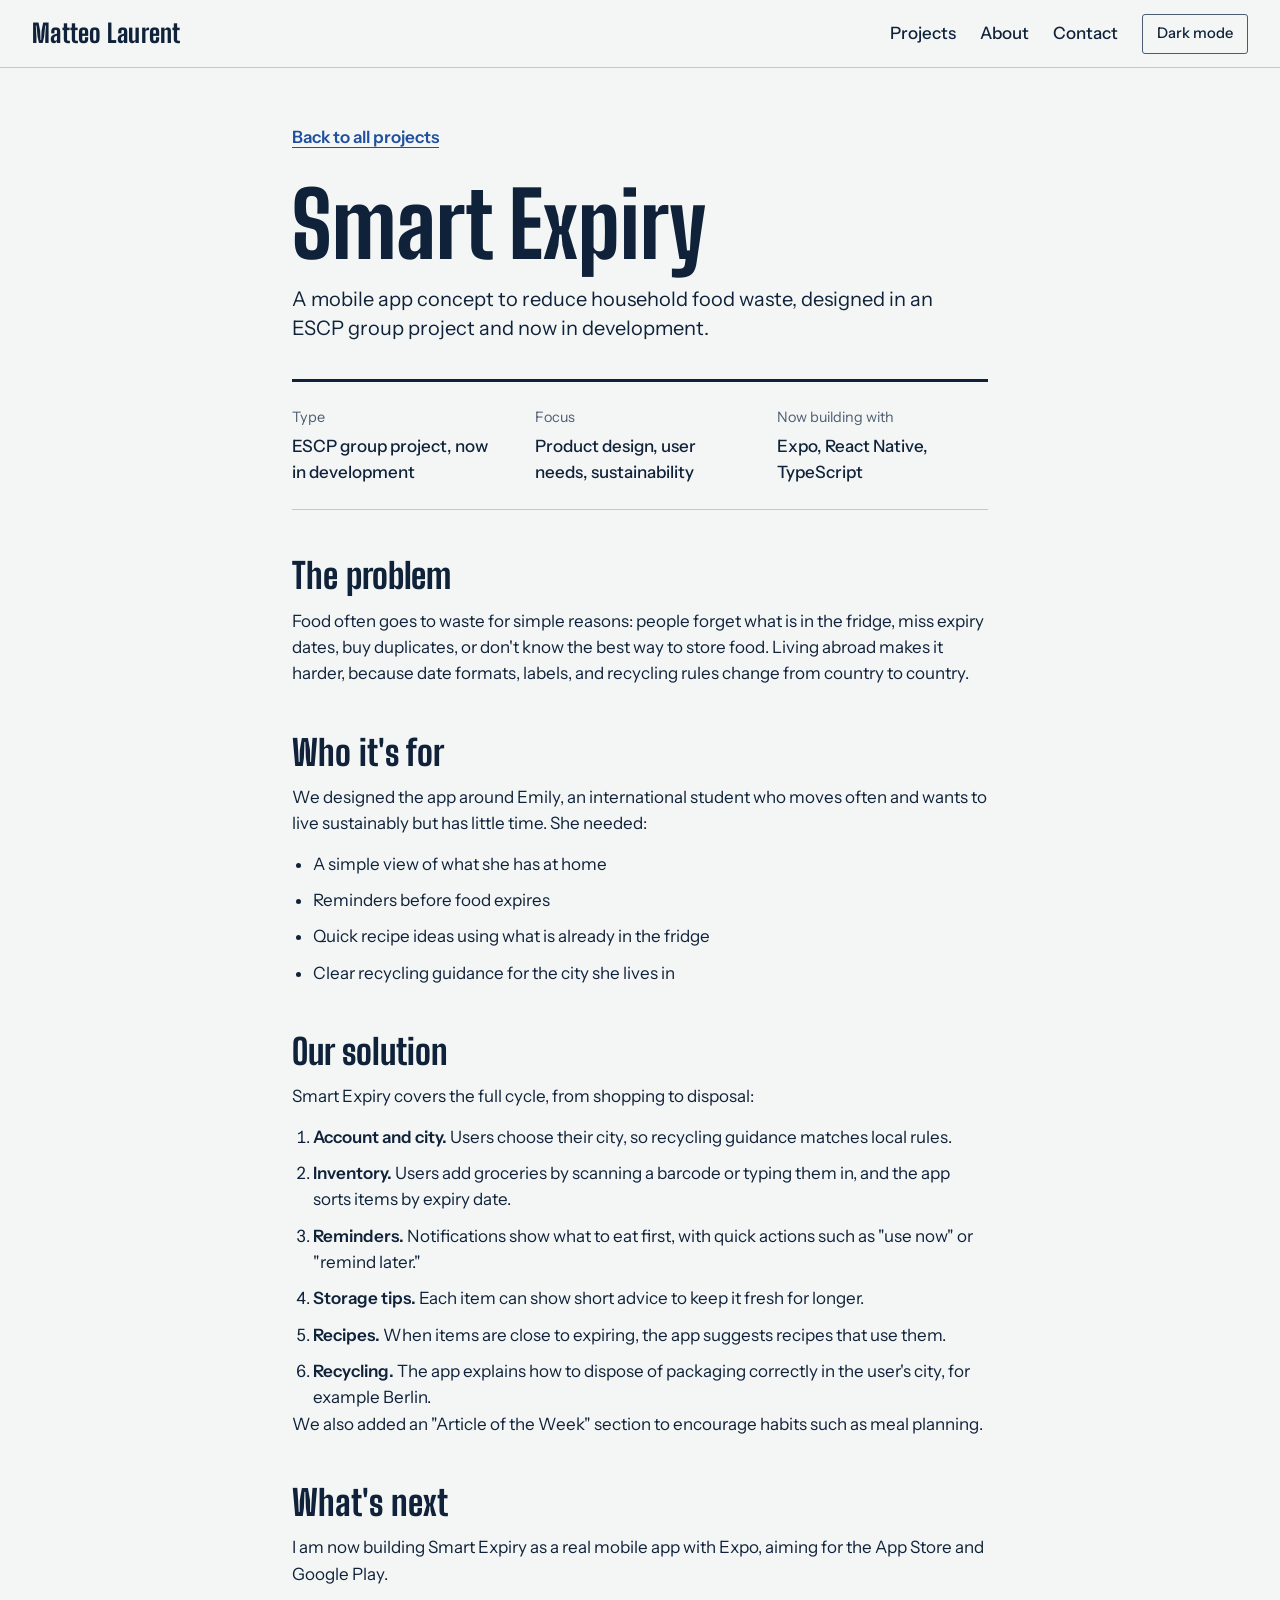
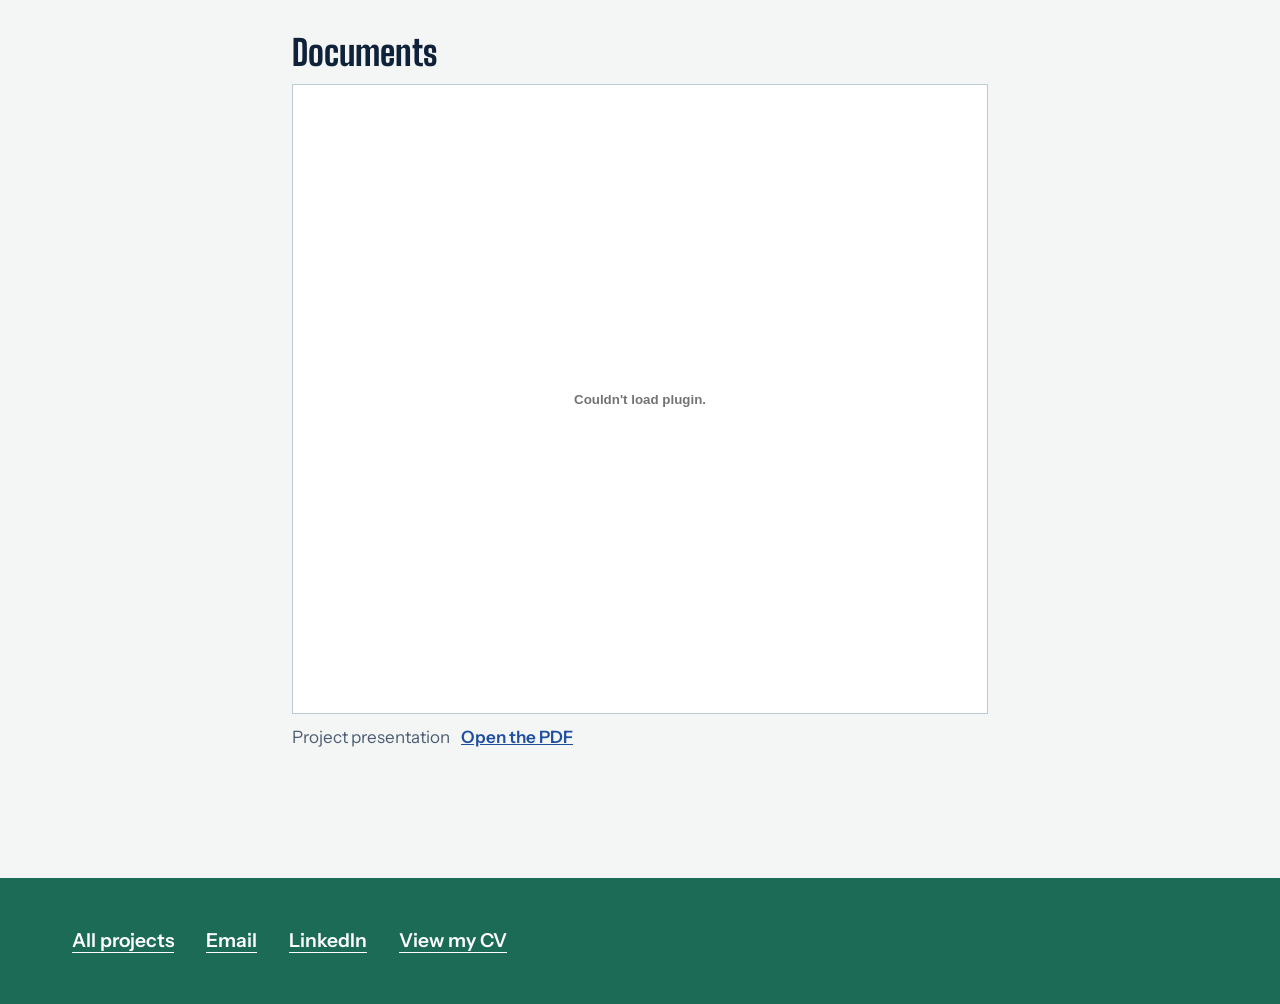
<file: projects/smart-expiry.html>
<!doctype html>
<html lang="en">
    <head>
        <meta charset="UTF-8" />
        <meta name="viewport" content="width=device-width, initial-scale=1" />
        <title>Smart Expiry | Matteo Laurent</title>
        <meta name="description" content="A mobile app concept to reduce household food waste, designed in an ESCP group project and now in development." />
        <link rel="icon" href="../assets/favicon.svg" type="image/svg+xml" />
        <link rel="stylesheet" href="../css/styles.css" />
    </head>

    <body data-root="../">
        <a class="skip-link" href="#content">Skip to content</a>

        <header class="site-header">
            <a class="wordmark" href="../index.html">Matteo Laurent</a>
            <nav aria-label="Main">
                <a href="../index.html#projects">Projects</a>
                <a href="../index.html#about">About</a>
                <a href="../index.html#contact">Contact</a>
                <button id="themeButton" class="theme-button" type="button">Dark mode</button>
            </nav>
        </header>

        <main id="content" class="case">
            <div class="case-inner">
                <a class="back-link" href="../index.html#projects">Back to all projects</a>
                <h1>Smart Expiry</h1>
                <p class="case-lead">A mobile app concept to reduce household food waste, designed in an ESCP group project and now in development.</p>
                <dl class="case-facts">
<div><dt>Type</dt><dd>ESCP group project, now in development</dd></div>
<div><dt>Focus</dt><dd>Product design, user needs, sustainability</dd></div>
<div><dt>Now building with</dt><dd>Expo, React Native, TypeScript</dd></div>
                </dl>
                <article class="case-body">
<h2>The problem</h2>
<p>Food often goes to waste for simple reasons: people forget what is in the fridge, miss expiry dates, buy duplicates, or don't know the best way to store food. Living abroad makes it harder, because date formats, labels, and recycling rules change from country to country.</p>

<h2>Who it's for</h2>
<p>We designed the app around Emily, an international student who moves often and wants to live sustainably but has little time. She needed:</p>
<ul>
<li>A simple view of what she has at home</li>
<li>Reminders before food expires</li>
<li>Quick recipe ideas using what is already in the fridge</li>
<li>Clear recycling guidance for the city she lives in</li>
</ul>

<h2>Our solution</h2>
<p>Smart Expiry covers the full cycle, from shopping to disposal:</p>
<ol>
<li><strong>Account and city.</strong> Users choose their city, so recycling guidance matches local rules.</li>
<li><strong>Inventory.</strong> Users add groceries by scanning a barcode or typing them in, and the app sorts items by expiry date.</li>
<li><strong>Reminders.</strong> Notifications show what to eat first, with quick actions such as "use now" or "remind later."</li>
<li><strong>Storage tips.</strong> Each item can show short advice to keep it fresh for longer.</li>
<li><strong>Recipes.</strong> When items are close to expiring, the app suggests recipes that use them.</li>
<li><strong>Recycling.</strong> The app explains how to dispose of packaging correctly in the user's city, for example Berlin.</li>
</ol>
<p>We also added an "Article of the Week" section to encourage habits such as meal planning.</p>

<h2>What's next</h2>
<p>I am now building Smart Expiry as a real mobile app with Expo, aiming for the App Store and Google Play.</p>
                </article>
<section class="case-extras">
<h2>Documents</h2>
<figure class="document">
<object data="../assets/projects/smart-expiry-presentation.pdf" type="application/pdf" aria-label="Project presentation"></object>
<figcaption>Project presentation <a href="../assets/projects/smart-expiry-presentation.pdf" target="_blank" rel="noopener noreferrer">Open the PDF</a></figcaption>
</figure>
</section>
            </div>
        </main>

        <footer class="contact case-footer">
            <div class="section-inner">
                <div class="contact-links">
                    <a href="../index.html#projects">All projects</a>
                    <a href="#" data-email>Email</a>
                    <a href="#" data-profile="linkedin" target="_blank" rel="noopener noreferrer">LinkedIn</a>
                    <a href="#" data-profile="cv" target="_blank" rel="noopener noreferrer">View my CV</a>
                </div>
            </div>
        </footer>

        <script src="../js/projects.js"></script>
        <script src="../js/site.js"></script>
    </body>
</html>
</file>
<file: css/styles.css>
/* To change the site's colors, edit the values in the first two blocks. */

@font-face {
    font-family: 'Big Shoulders Display';
    src: url('../assets/fonts/big-shoulders-display-latin-800-normal.woff2') format('woff2');
    font-weight: 800;
    font-display: swap;
}

@font-face {
    font-family: 'Instrument Sans';
    src: url('../assets/fonts/instrument-sans-latin-400-normal.woff2') format('woff2');
    font-weight: 400;
    font-display: swap;
}

@font-face {
    font-family: 'Instrument Sans';
    src: url('../assets/fonts/instrument-sans-latin-500-normal.woff2') format('woff2');
    font-weight: 500;
    font-display: swap;
}

@font-face {
    font-family: 'Instrument Sans';
    src: url('../assets/fonts/instrument-sans-latin-600-normal.woff2') format('woff2');
    font-weight: 600;
    font-display: swap;
}

:root {
    color-scheme: light;
    --court-blue: #1f4f9e;
    --court-green: #1b6b57;
    --ball: #e6f24b;
    --ink: #10223a;
    --muted: #4c5c70;
    --page: #f3f6f5;
    --surface: #ffffff;
    --rule: #bccbd2;
    --accent: #1f4f9e;
    --display: 'Big Shoulders Display', 'Arial Narrow', Impact, sans-serif;
    --body: 'Instrument Sans', -apple-system, BlinkMacSystemFont, 'Segoe UI', sans-serif;
}

:root[data-theme='dark'] {
    color-scheme: dark;
    --ink: #eef3f4;
    --muted: #a9b7c2;
    --page: #0f1d30;
    --surface: #162841;
    --rule: #30465f;
    --accent: #e6f24b;
}

* {
    box-sizing: border-box;
}

html {
    scroll-behavior: smooth;
    scroll-padding-top: 80px;
}

body {
    margin: 0;
    background: var(--page);
    color: var(--ink);
    font-family: var(--body);
    font-size: 1.0625rem;
    line-height: 1.55;
    -webkit-font-smoothing: antialiased;
}

h1,
h2,
h3,
p,
dl,
dd {
    margin: 0;
}

h1,
h2,
.project h3,
.result strong {
    font-family: var(--display);
    font-weight: 800;
    line-height: 0.95;
}

a {
    color: inherit;
}

:focus-visible {
    outline: 3px solid var(--accent);
    outline-offset: 3px;
}

[hidden] {
    display: none !important;
}

.skip-link {
    position: absolute;
    top: -60px;
    left: 16px;
    z-index: 20;
    padding: 10px 16px;
    background: var(--ball);
    color: #10223a;
}

.skip-link:focus {
    top: 12px;
}

.section-inner {
    width: min(1200px, 100%);
    margin: 0 auto;
    padding: 0 32px;
}

/* Header */

.site-header {
    position: sticky;
    top: 0;
    z-index: 10;
    display: flex;
    align-items: center;
    justify-content: space-between;
    gap: 24px;
    min-height: 68px;
    padding: 12px 32px;
    background: var(--page);
    border-bottom: 1px solid var(--rule);
}

.wordmark {
    font-family: var(--display);
    font-size: 1.6rem;
    font-weight: 800;
    letter-spacing: 0.01em;
    text-decoration: none;
    white-space: nowrap;
}

.site-header nav {
    display: flex;
    align-items: center;
    gap: 24px;
    font-weight: 500;
}

.site-header nav a {
    text-decoration: none;
}

.site-header nav a:hover {
    text-decoration: underline;
    text-underline-offset: 4px;
}

.theme-button {
    min-height: 40px;
    padding: 6px 14px;
    color: var(--ink);
    background: transparent;
    border: 1px solid var(--muted);
    border-radius: 3px;
    font: inherit;
    font-size: 0.92rem;
    cursor: pointer;
}

/* Hero: a hard court with a shot map */

.hero {
    position: relative;
    display: flex;
    align-items: center;
    min-height: min(720px, calc(100vh - 68px));
    padding: 72px 32px;
    overflow: hidden;
    background: var(--court-green);
    color: #ffffff;
}

.court {
    position: absolute;
    top: 0;
    right: 0;
    width: 58%;
    height: 100%;
}

.court-surface {
    fill: var(--court-blue);
}

.court-lines {
    fill: none;
    stroke: #ffffff;
    stroke-width: 5;
    opacity: 0.82;
}

.court-lines .net {
    stroke-width: 7;
    stroke-dasharray: 2 11;
}

.rally {
    fill: none;
    stroke: var(--ball);
    stroke-width: 4;
    stroke-linecap: round;
    stroke-dasharray: 1;
    stroke-dashoffset: 1;
    animation: rally 1.25s 0.2s cubic-bezier(0.3, 0.1, 0.3, 1) forwards;
}

.shots circle {
    fill: var(--ball);
    opacity: 0;
    transform-box: fill-box;
    transform-origin: center;
    animation: land 0.3s forwards;
}

.shots circle:nth-child(1) { animation-delay: 1.4s; }
.shots circle:nth-child(2) { animation-delay: 1.48s; }
.shots circle:nth-child(3) { animation-delay: 1.56s; }
.shots circle:nth-child(4) { animation-delay: 1.64s; }
.shots circle:nth-child(5) { animation-delay: 1.72s; }
.shots circle:nth-child(6) { animation-delay: 1.8s; }
.shots circle:nth-child(7) { animation-delay: 1.88s; }
.shots circle:nth-child(8) { animation-delay: 1.96s; }
.shots circle:nth-child(9) { animation-delay: 2.04s; }
.shots circle:nth-child(10) { animation-delay: 2.12s; }

@keyframes rally {
    to {
        stroke-dashoffset: 0;
    }
}

@keyframes land {
    from {
        opacity: 0;
        transform: scale(0.2);
    }
    to {
        opacity: 1;
        transform: scale(1);
    }
}

.hero-content {
    position: relative;
    width: min(1136px, 100%);
    margin: 0 auto;
}

.hero h1 {
    max-width: 8ch;
    font-size: clamp(5.2rem, 12.5vw, 10.5rem);
    line-height: 0.84;
    letter-spacing: -0.005em;
    text-shadow: 0 2px 0 rgba(16, 34, 58, 0.35);
}

.hero-role {
    margin-top: 26px;
    font-size: clamp(1.25rem, 2.2vw, 1.6rem);
    font-weight: 600;
}

.hero-intro {
    max-width: 46ch;
    margin-top: 10px;
}

.hero-actions {
    display: flex;
    flex-wrap: wrap;
    gap: 12px;
    margin-top: 28px;
}

.button {
    display: inline-flex;
    align-items: center;
    min-height: 48px;
    padding: 10px 22px;
    border: 2px solid transparent;
    border-radius: 3px;
    font-weight: 600;
    text-decoration: none;
}

.button-primary {
    color: #10223a;
    background: var(--ball);
}

.button-primary:hover {
    background: #ffffff;
}

.button-secondary {
    color: #ffffff;
    border-color: #ffffff;
}

.button-secondary:hover {
    color: #10223a;
    background: #ffffff;
}

.hero :focus-visible {
    outline-color: #ffffff;
}

/* Currently working on */

.now {
    padding: 56px 0;
    background: var(--surface);
    border-bottom: 1px solid var(--rule);
}

.now-grid {
    display: grid;
    grid-template-columns: minmax(0, 4fr) minmax(0, 3.7fr) minmax(0, 3.7fr);
    gap: 24px 40px;
}

.now h2 {
    font-size: clamp(2.8rem, 4.6vw, 3.8rem);
}

.now h3 {
    margin-bottom: 8px;
    font-size: 1.15rem;
    font-weight: 600;
}

/* Sections */

.projects,
.about {
    padding: 88px 0;
}

.about {
    background: var(--surface);
}

.section-heading {
    display: flex;
    align-items: baseline;
    flex-wrap: wrap;
    gap: 8px 24px;
    margin-bottom: 32px;
}

.section-heading h2,
.contact h2 {
    font-size: clamp(3.4rem, 7vw, 5.4rem);
}

.section-heading p {
    color: var(--muted);
}

/* Search and filters */

.controls {
    display: grid;
    grid-template-columns: minmax(240px, 340px) 1fr;
    align-items: end;
    gap: 16px 32px;
}

.search span {
    display: block;
    margin-bottom: 6px;
    font-size: 0.95rem;
    font-weight: 600;
}

.search input {
    width: 100%;
    min-height: 46px;
    padding: 8px 12px;
    color: var(--ink);
    background: var(--surface);
    border: 1px solid var(--muted);
    border-radius: 3px;
    font: inherit;
}

.search input::placeholder {
    color: var(--muted);
}

.filters {
    display: flex;
    flex-wrap: wrap;
    justify-content: flex-end;
    gap: 8px;
}

.filter {
    min-height: 46px;
    padding: 8px 16px;
    color: var(--ink);
    background: transparent;
    border: 1px solid var(--muted);
    border-radius: 3px;
    font: inherit;
    font-weight: 500;
    cursor: pointer;
}

.filter:hover {
    border-color: var(--accent);
}

.filter[aria-pressed='true'] {
    color: #ffffff;
    background: var(--court-blue);
    border-color: var(--court-blue);
}

:root[data-theme='dark'] .filter[aria-pressed='true'] {
    color: #10223a;
    background: var(--ball);
    border-color: var(--ball);
}

.result-count {
    margin-top: 24px;
    color: var(--muted);
    font-size: 0.95rem;
}

/* Project list */

.project-list {
    margin-top: 10px;
    border-top: 3px solid var(--ink);
}

.project {
    display: grid;
    grid-template-columns: minmax(0, 4fr) minmax(0, 5fr) minmax(0, 2.4fr);
    gap: 16px 40px;
    padding: 30px 0;
    border-bottom: 1px solid var(--rule);
}

.project h3 {
    font-size: clamp(2rem, 3vw, 2.5rem);
    line-height: 1;
}

.context {
    margin-top: 10px;
    color: var(--muted);
    font-size: 0.95rem;
}

.tools {
    margin-top: 10px;
    color: var(--muted);
    font-size: 0.95rem;
}

.project-link,
.text-button {
    display: inline-block;
    margin-top: 12px;
    padding: 0;
    color: var(--accent);
    background: none;
    border: 0;
    font: inherit;
    font-weight: 600;
    text-decoration: underline;
    text-underline-offset: 4px;
    cursor: pointer;
}

.result strong {
    display: block;
    color: var(--accent);
    font-size: clamp(3rem, 4.8vw, 4.2rem);
}

.result span {
    display: block;
    margin-top: 6px;
    color: var(--muted);
    font-size: 0.95rem;
    line-height: 1.35;
}

.empty-message {
    padding: 40px 0;
}

/* About */

.about-grid {
    display: grid;
    grid-template-columns: 1fr 1.25fr 0.85fr;
    gap: 40px 56px;
}

.about h3 {
    margin-bottom: 16px;
    font-size: 1.15rem;
    font-weight: 600;
}

.skills + .skills {
    margin-top: 8px;
}

.skills strong {
    font-weight: 600;
}

.skills + h3 {
    margin-top: 30px;
}

.timeline > div + div {
    margin-top: 22px;
}

.timeline dt {
    color: var(--muted);
    font-size: 0.95rem;
}

.timeline strong {
    display: block;
    font-weight: 600;
}

/* Contact */

.contact {
    padding: 88px 0 36px;
    color: #ffffff;
    background: var(--court-green);
}

.contact > .section-inner > p:not(.credit) {
    max-width: 52ch;
    margin-top: 14px;
}

.contact-links {
    display: flex;
    flex-wrap: wrap;
    gap: 12px 32px;
    margin-top: 28px;
    font-size: 1.2rem;
    font-weight: 600;
}

.contact-links a {
    text-underline-offset: 5px;
}

.contact :focus-visible {
    outline-color: #ffffff;
}

.credit {
    margin-top: 72px;
    font-size: 0.9rem;
}

/* Smaller laptops and tablets: the court moves below the text */

@media (max-width: 1180px) {
    .hero {
        flex-direction: column;
        align-items: stretch;
        min-height: 0;
        padding: 56px 32px 32px;
    }

    .hero-content {
        order: 1;
    }

    .court {
        position: static;
        order: 2;
        width: 100%;
        height: auto;
        max-height: 420px;
        aspect-ratio: 780 / 740;
        margin-top: 32px;
    }
}

/* Tablet */

@media (max-width: 960px) {
    .now-grid {
        grid-template-columns: minmax(0, 1fr) minmax(0, 1fr);
    }

    .now h2 {
        grid-column: 1 / -1;
    }

    .controls {
        grid-template-columns: 1fr;
    }

    .filters {
        justify-content: flex-start;
    }

    .project {
        grid-template-columns: minmax(0, 1fr) minmax(0, 1.4fr);
    }

    .result {
        grid-column: 2;
    }

    .about-grid {
        grid-template-columns: 1fr 1fr;
    }
}

/* Mobile */

@media (max-width: 680px) {
    .section-inner {
        padding: 0 16px;
    }

    .site-header {
        padding: 10px 16px;
    }

    .site-header nav a {
        display: none;
    }

    .hero {
        padding: 40px 16px 24px;
    }

    .now {
        padding: 48px 0;
    }

    .now-grid {
        grid-template-columns: minmax(0, 1fr);
    }

    .projects,
    .about {
        padding: 64px 0;
    }

    .contact {
        padding: 64px 0 28px;
    }

    .project {
        grid-template-columns: minmax(0, 1fr);
    }

    .result {
        grid-column: auto;
    }

    .about-grid {
        grid-template-columns: 1fr;
    }
}

@media (prefers-reduced-motion: reduce) {
    html {
        scroll-behavior: auto;
    }

    .rally {
        animation: none;
        stroke-dashoffset: 0;
    }

    .shots circle {
        animation: none;
        opacity: 1;
    }
}

/* Project pages */

.case {
    padding: 56px 0 96px;
}

.case-inner {
    width: min(760px, 100%);
    margin: 0 auto;
    padding: 0 32px;
}

.back-link {
    display: inline-block;
    margin-bottom: 32px;
    color: var(--accent);
    font-weight: 600;
    text-underline-offset: 4px;
}

.case h1 {
    font-size: clamp(3.2rem, 8vw, 5.6rem);
}

.case-lead {
    margin-top: 18px;
    font-size: 1.25rem;
    line-height: 1.45;
}

.case-facts {
    display: grid;
    grid-template-columns: repeat(3, minmax(0, 1fr));
    gap: 20px 32px;
    margin-top: 36px;
    padding: 24px 0;
    border-top: 3px solid var(--ink);
    border-bottom: 1px solid var(--rule);
}

.case-facts dt {
    color: var(--muted);
    font-size: 0.9rem;
}

.case-facts dd {
    margin-top: 4px;
    font-weight: 500;
}

.case-body h2,
.case-extras h2 {
    margin: 48px 0 14px;
    font-family: var(--display);
    font-size: 2.2rem;
    font-weight: 800;
    line-height: 1;
}

.case-body p + p {
    margin-top: 14px;
}

.case-body ul,
.case-body ol {
    margin: 14px 0 0;
    padding-left: 1.25em;
}

.case-body li + li {
    margin-top: 10px;
}

.case-body strong {
    font-weight: 600;
}

.document {
    margin: 0 0 32px;
}

.document object {
    display: block;
    width: 100%;
    height: 70vh;
    min-height: 420px;
    background: var(--surface);
    border: 1px solid var(--rule);
}

.document figcaption {
    margin-top: 10px;
    color: var(--muted);
}

.document figcaption a {
    margin-left: 8px;
    color: var(--accent);
    font-weight: 600;
}

.case-footer {
    padding: 48px 0;
}

.case-footer .contact-links {
    margin-top: 0;
}

@media (max-width: 680px) {
    .case {
        padding: 36px 0 64px;
    }

    .case-inner {
        padding: 0 16px;
    }

    .case-facts {
        grid-template-columns: 1fr;
    }

    .document object {
        display: none;
    }

    .document figcaption a {
        display: inline-block;
        margin: 8px 0 0;
    }
}
</file>
